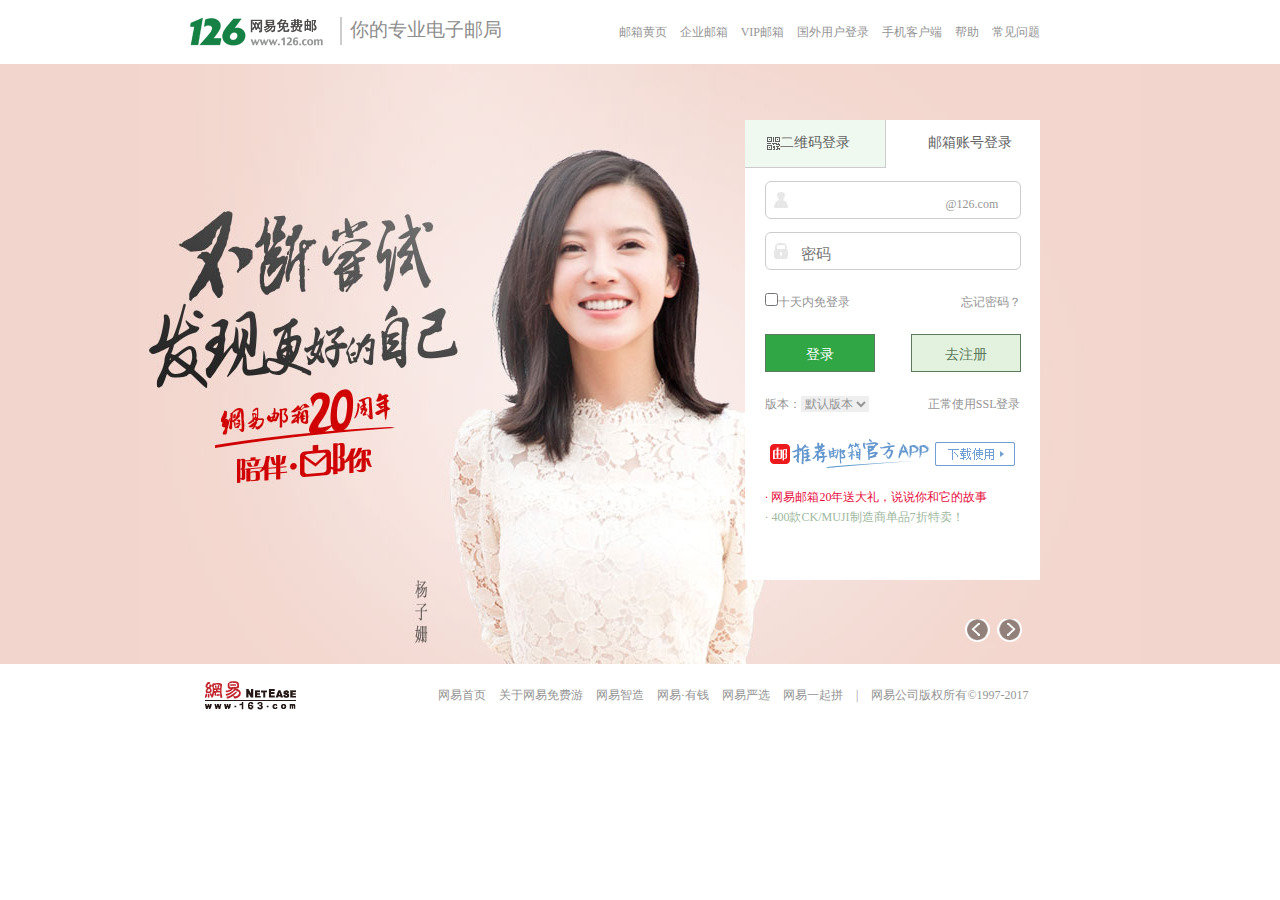
<file: index.html>
<!DOCTYPE html>
<html>
<head>
    <meta charset="utf-8">
    <title>126网易邮箱首页</title>
    <link rel="stylesheet" type="text/css" href="css/index.css">
</head>
<body>
    <!-- 网易邮箱首页头部 -->
    <div class="header">
        <!-- 网易邮箱首页头部logo -->
        <div class="headerlogo">
            <img src="img/126logo.gif">
        </div>
        <div class="headerIntro"><big>你的专业电子邮局</big></div>
        <!-- 网易邮箱首页头部导航列表 -->
        <nav>
            <ul class="clear">
                <li><a href="problem.html" target="_blank">常见问题</a></li>
                <li><a href="help.html" target="_blank">帮助</a></li>
                <li><a href="mobile.html" target="_blank">手机客户端</a></li>
                <li><a href="foreign.html" target="_blank">国外用户登录</a></li>
                <li><a href="VIP.html" target="_blank">VIP邮箱</a></li>
                <li><a href="company.html" target="_blank">企业邮箱</a></li>
                <li><a href="page.html" target="_blank">邮箱黄页</a></li>
            </ul>
        </nav>
    </div>
    <div class="column">
        <div class="main">
            <div class="login">
                <!-- 登录模块顶部 -->
                <div class="login-topApp">
                    二维码登录
                    <!-- 登录模块二维码登录 -->
                    <div class="login-left">
                        <h3>手机扫码 安全防盗</h3>
                        <div class="appCode">
                            <div class="card"></div>
                            <div class="phone"></div>
                        </div>
                        <p class="txt">使用 邮箱大师 扫描二维码登录</p>
                        <p class="about">
                            <a href="">如何使用</a>&nbsp;&nbsp;|&nbsp;&nbsp;
                            <a href="">下载邮箱大师</a>
                        </p>
                    </div>
                </div>
                <div class="login-topUser">邮箱账号登录</div>
                <!-- 登录模块邮箱账号登录 -->
                <div class="login-right">
                    <form action="" method="post">
                        <ul class="clear">
                            <li><div class="inputbox1"><input type="text" name="user"><span>@126.com</span></div></li>
                            <li><div class="inputbox2"><input type="password" name="password" placeholder="密码"></div></li>
                            <li><input type="checkbox" name="checkbox">十天内免登录<a href="" class="right">忘记密码？</a></li>
                            <li><input type="submit" class="left login-btn" value="登录"><input type="submit" value="去注册" class="right register-btn"></li>
                            <li>版本：<select><option>默认版本</option></select><span class="right">正常使用SSL登录</span></li>
                            <li><img src="img/mailapp_logo_141212.png"></li>
                            <li id="last"><span class="text1">· 网易邮箱20年送大礼，说说你和它的故事</span><br><span class="text2">· 400款CK/MUJI制造商单品7折特卖！</span></li>
                        </ul>
                    </form>
                </div>
            </div>
            <div class="icon clear"></div>
        </div>
    </div>
    <!-- 网易邮箱首页底部 -->
    <div class="footer">
        <ul>
            <li><a href="">网易首页</a></li>
            <li><a href="">关于网易免费游</a></li>
            <li><a href="">网易智造</a></li>
            <li><a href="">网易·有钱</a></li>
            <li><a href="">网易严选</a></li>
            <li><a href="">网易一起拼</a></li>
            <li>|</li>
            <li>网易公司版权所有&copy;1997-2017</li>
        </ul>
    </div>
</body>
</html>
</file>
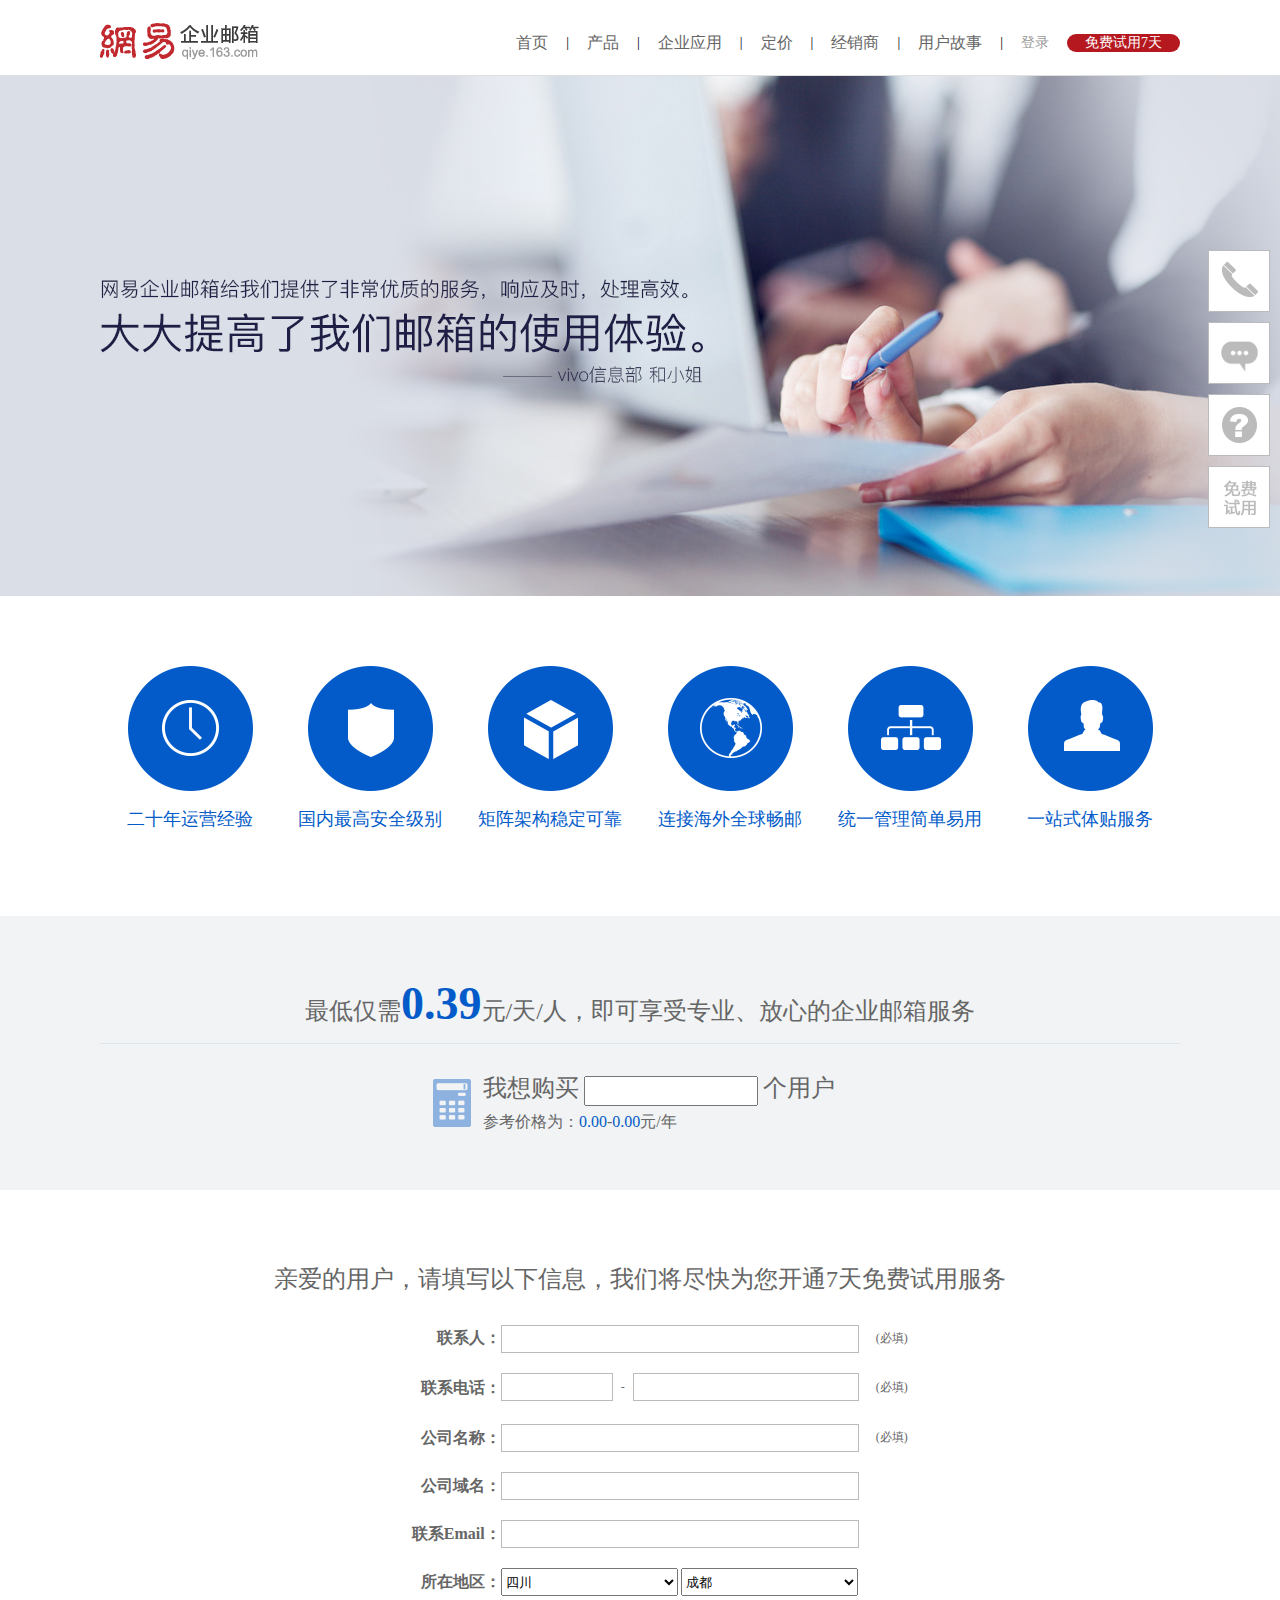
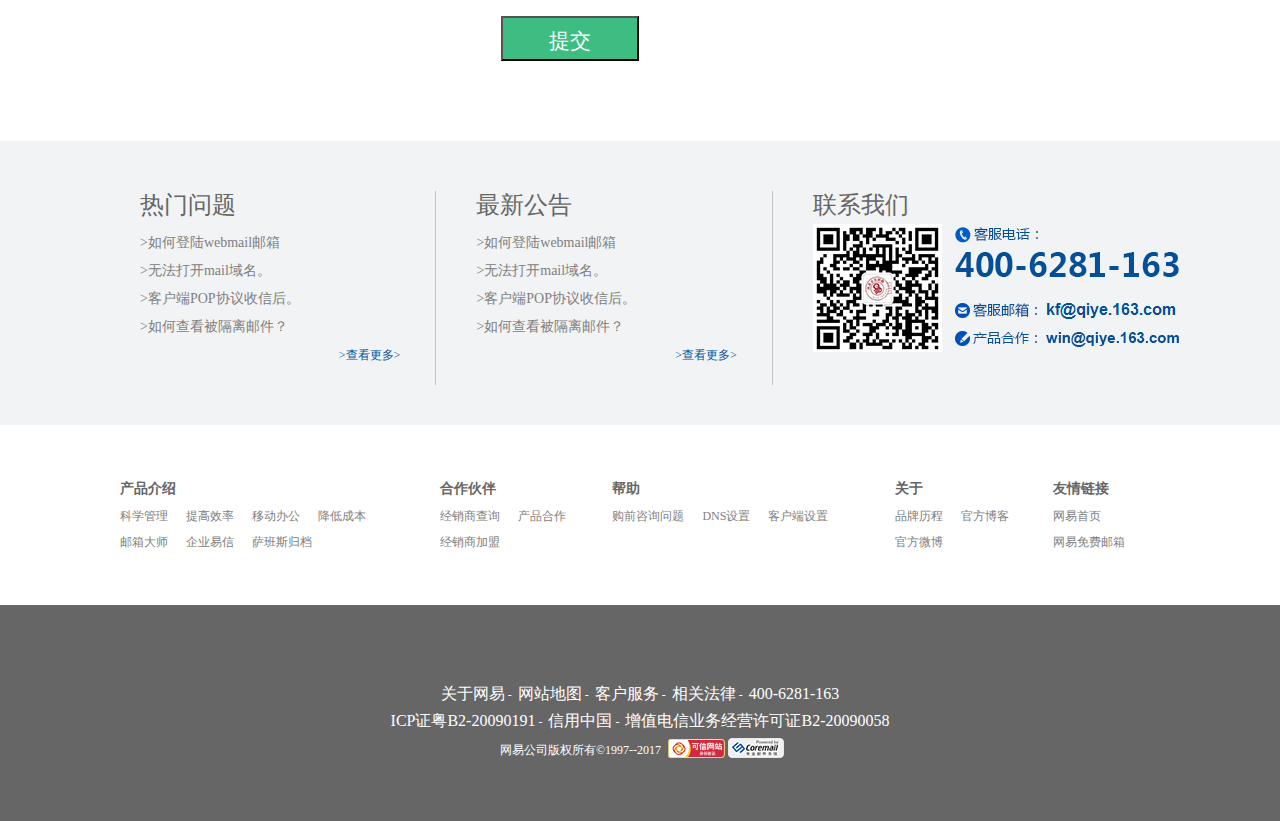
<file: company.html>
<!DOCTYPE html>
<html>
<head>
    <meta charset="utf-8">
    <title>企业邮箱</title>
    <link rel="stylesheet" type="text/css" href="css/company.css">
</head>
<body>
    <!-- 企业邮箱头部导航栏 -->
    <div class="header">
        <div class="wrap">
            <div class="header-nav">
                <ul>
                    <li class="list"><a href="">首页</a></li>
                    <li>|</li>
                    <li class="list"><a href="">产品</a></li>
                    <li>|</li>
                    <li class="list"><a href="">企业应用</a></li>
                    <li>|</li>
                    <li class="list"><a href="">定价</a></li>
                    <li>|</li>
                    <li class="list"><a href="">经销商</a></li>
                    <li>|</li>
                    <li class="list"><a href="">用户故事</a></li>
                    <li>|</li>
                    <li><a href="">登录</a></li>
                    <li><a href="">免费试用7天</a></li>
                </ul>
            </div>
        </div>
    </div>
    <!-- 企业邮箱中间部分内容 -->
    <div class="column">
        <!-- 企业邮箱中间部分主体内容 -->
        <div class="column-body">
            <!-- 企业邮箱中间部分主体内容banner轮播图 -->
            <div class="banner">
            </div>
            <!-- 企业邮箱中间部分主体内容advantage列表 -->
            <div class="advantage">
                <div class="advantage_wrap clear">
                    <ul>
                        <li>
                            <div class="pic"><img src="img/company-advantage-1.png"></div>
                            <div class="txt">二十年运营经验</div>
                        </li>
                        <li>
                            <div class="pic"><img src="img/company-advantage-2.png"></div>
                            <div class="txt">国内最高安全级别</div>
                        </li>
                        <li>
                            <div class="pic"><img src="img/company-advantage-3.png"></div>
                            <div class="txt">矩阵架构稳定可靠</div>
                        </li>
                        <li>
                            <div class="pic"><img src="img/company-advantage-4.png"></div>
                            <div class="txt">连接海外全球畅邮</div>
                        </li>
                        <li>
                            <div class="pic"><img src="img/company-advantage-5.png"></div>
                            <div class="txt">统一管理简单易用</div>
                        </li>
                        <li>
                            <div class="pic"><img src="img/company-advantage-6.png"></div>
                            <div class="txt">一站式体贴服务</div>
                        </li>
                    </ul>
                </div>
            </div>
            <!-- 企业邮箱中间部分主体内容购买栏 -->
            <div class="price">
                <div class="price_wrap">
                    <!-- 企业邮箱中间部分主体内容购买栏标题文字 -->
                    <div class="title">最低仅需<span>0.39</span>元/天/人，即可享受专业、放心的企业邮箱服务</div>
                    <!-- 企业邮箱中间部分主体内容购买栏包含输入框的盒子 -->
                    <div class="content">
                        <div class="content_wrap">
                        <!-- 企业邮箱中间部分主体内容购买栏输入框和说明文字 -->
                            <div class="pay">
                                <p>我想购买<input type="text">个用户</p>
                                <p>参考价格为：<span>0.00</span>-<span>0.00</span>元/年</p>
                            </div>
                        </div>
                    </div>
                </div>
            </div>
            <!-- 企业邮箱中间部分主体内容用户信息表单 -->
            <div class="form">
                <div class="form_wrap">
                    <div class="title">
                        <span>亲爱的用户，请填写以下信息，我们将尽快为您开通7天免费试用服务</span>
                    </div>
                    <form>
                        <table>
                            <tr>
                                <th>联系人：</th>
                                <td><input type="text" name="user" class="inputmore"></td>
                                <td>(必填)</td>
                            </tr>
                            <tr>
                                <th>联系电话：</th>
                                <td id="input-phone"><input type="text" name="first" /><div id="phone-link">-</div><input type="text" name="last" /></td>
                                <td>(必填)</td>
                            </tr>
                            <tr>
                                <th>公司名称：</th>
                                <td><input type="text" class="inputmore" name="company_name"></td>
                                <td>(必填)</td>
                            </tr>
                            <tr>
                                <th>公司域名：</th>
                                <td><input type="text" class="inputmore" name="company_area"></td>
                                <td></td>
                            </tr>
                            <tr>
                                <th>联系Email：</th>
                                <td><input type="text" class="inputmore" name="company_email"></td>
                                <td></td>
                            </tr>
                            <tr>
                                <th>所在地区：</th>
                                <td>
                                    <select>
                                        <option>四川</option>
                                    </select>
                                    <select>
                                        <option>成都</option>
                                    </select>
                                </td>
                                <td></td>
                            </tr>
                            <tr>
                                <th></th>
                                <td><input type="submit" value="提交"></td>
                                <td></td>
                            </tr>
                        </table>
                    </form>
                </div>
            </div>
            <!-- 企业邮箱中间部分主体内容公告 -->
            <div class="block">
                <!-- 企业邮箱中间部分主体内容公告弹性盒子布局 -->
                <div class="block_warp">
                    <div class="left">
                        <ul>
                            <li class="title">热门问题</li>
                            <li><a href="">>如何登陆webmail邮箱</a></li>
                            <li><a href="">>无法打开mail域名。</a></li>
                            <li><a href="">>客户端POP协议收信后。</a></li>
                            <li><a href="">>如何查看被隔离邮件？</a></li>
                            <li class="more"><a href="">>查看更多></a></li>
                        </ul>
                    </div>
                    <div class="center">
                        <ul>
                            <li class="title">最新公告</li>
                            <li><a href="">>如何登陆webmail邮箱</a></li>
                            <li><a href="">>无法打开mail域名。</a></li>
                            <li><a href="">>客户端POP协议收信后。</a></li>
                            <li><a href="">>如何查看被隔离邮件？</a></li>
                            <li class="more"><a href="">>查看更多></a></li>
                        </ul>
                    </div>
                    <div class="right"><div class="title">联系我们</div></div>
                </div>
            </div>
            <!-- 企业邮箱中间部分主体内容底部链接 -->
            <div class="link">
                <div class="link_warp">
                    <table>
                        <tr>
                            <th>产品介绍</th>
                            <th>合作伙伴</th>
                            <th>帮助</th>
                            <th>关于</th>
                            <th>友情链接</th>
                        </tr>
                        <tr>
                            <td>
                                <span><a href="">科学管理</a></span>
                                <span><a href="">提高效率</a></span>
                                <span><a href="">移动办公</a></span>
                                <span><a href="">降低成本</a></span>
                            </td>
                            <td>
                                <span><a href="">经销商查询</a></span>
                                <span><a href="">产品合作</a></span>
                            </td>
                            <td>
                                <span><a href="">购前咨询问题</a></span>
                                <span><a href="">DNS设置</a></span>
                                <span><a href="">客户端设置</a></span>
                            </td>
                            <td>
                                <span><a href="">品牌历程</a></span>
                                <span><a href="">官方博客</a></span>
                            </td>
                            <td>
                                <span><a href="">网易首页</a></span>
                            </td>
                        </tr>
                        <tr>
                            <td>
                                <span><a href="">邮箱大师</a></span>
                                <span><a href="">企业易信</a></span>
                                <span><a href="">萨班斯归档</a></span>
                            </td>
                            <td>
                                <span><a href="">经销商加盟</a></span>
                            </td>
                            <td>
                                <span><a href=""登录问题></a></span>
                            </td>
                            <td>
                                <span><a href="">官方微博</a></span>
                            </td>
                            <td>
                                <span><a href="">网易免费邮箱</a></span>
                            </td>
                        </tr>
                    </table>
                </div>
            </div>
        </div>
        <!-- 企业邮箱中间部分侧边链接内容 -->
        <div class="column-aside">
            <div class="phone"></div>
            <div class="info"></div>
            <div class="help"></div>
            <div class="register"></div>
        </div>
    </div>
    <!-- 企业邮箱底部 -->
    <div class="footer">
        <div class="footer_wrap">
            <p>
                <a href="">关于网易</a>&nbsp;-&nbsp;
                <a href="">网站地图</a>&nbsp;-&nbsp;
                <a href="">客户服务</a>&nbsp;-&nbsp;
                <a href="">相关法律</a>&nbsp;-&nbsp;
                <a href="">400-6281-163</a>
            </p>
            <p>
                <a href="">ICP证粤B2-20090191</a>&nbsp;-&nbsp;
                <a href="">信用中国</a>&nbsp;-&nbsp;
                <a href="">增值电信业务经营许可证B2-20090058</a>
            </p>
            <p>
                <span>网易公司版权所有&copy;1997--2017</span>
                <span class="img"><img src="img/company_knet.png"></span>
                <span class="img"><img src="img/company-coremail-logo.png"></span>
            </p>
        </div>
    </div>
</body>
</html>
</file>
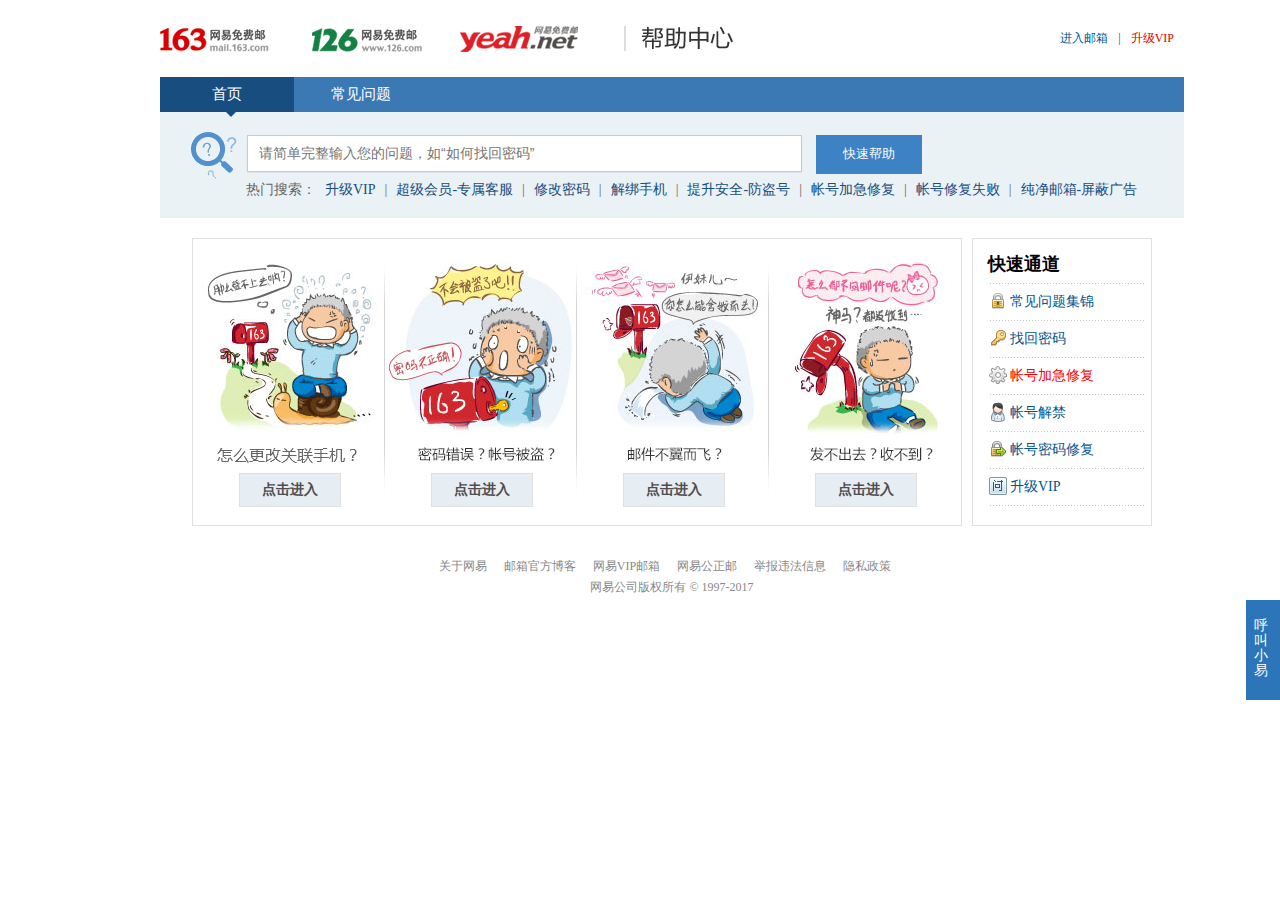
<file: help.html>
<!DOCTYPE html>
<html>
<head>
    <meta charset="utf-8">
    <title>帮助</title>
    <link rel="stylesheet" type="text/css" href="css/help.css">
</head>
<body>
    <!-- 帮助页面，页面容器 -->
    <div class="main">
    <!-- 帮助页面头部 -->
    <div class="header">
        <!-- 帮助页面头部的上部分 -->
        <div class="top">
            <p><a href="">进入邮箱</a>|<a href="">升级VIP</a></p>
        </div>
        <!-- 帮助页面头部中间部分 -->
        <div class="center">
            <div class="btn1"><a href="help.html">首页</a></div>
            <div class="btn2"><a href="problem.html">常见问题</a></div>
        </div>
        <!-- 帮助页面头部倒三角小图标部分 -->
        <div class="aside"></div>
        <!-- 帮助页面头部底部部分 -->
        <div class="bottom">
            <b></b>
            <form method="post">
                <input type="text" placeholder="请简单完整输入您的问题，如“如何找回密码”">
                <input type="submit" value="快速帮助">
                <ul class="clear">
                    <li>热门搜索：</li>
                    <li><a href="">升级VIP</a></li>
                    <li>|</li>
                    <li><a href="">超级会员-专属客服</a></li>
                    <li>|</li>
                    <li><a href="">修改密码</a></li>
                    <li>|</li>
                    <li><a href="">解绑手机</a></li>
                    <li>|</li>
                    <li><a href="">提升安全-防盗号</a></li>
                    <li>|</li>
                    <li><a href="">帐号加急修复</a></li>
                    <li>|</li>
                    <li><a href="">帐号修复失败</a></li>
                    <li>|</li>
                    <li><a href="">纯净邮箱-屏蔽广告</a></li>
                </ul>
            </form>
        </div>
    </div>
    <!-- 帮助页面中间部分内容 -->
    <div class="column">
        <div class="column_warp">
            <!-- 帮助页面中间部分左边内容 -->
            <div class="left">
                <ul class="clear">
                    <li><a href="" class="img1"><span href="" class="btn">点击进入</span></a></li>
                    <li><a href="" class="img2"><span href="" class="btn">点击进入</span></a></li>
                    <li><a href="" class="img3"><span href="" class="btn">点击进入</span></a></li>
                    <li><a href="" class="img4"><span href="" class="btn">点击进入</span></a></li>
                </ul>
            </div>
            <!-- 帮助页面中间部分右边边内容 -->
            <div class="right">
                <ul>
                    <li><h2>快速通道</h2></li>
                    <li class="icon icon1"><b class="icon1"></b><a href="">常见问题集锦</a></li>
                    <li class="icon icon2"><b class="icon2"></b><a href="">找回密码</a></li>
                    <li class="icon icon3"><b class="icon3"></b><a href="">帐号加急修复</a></li>
                    <li class="icon icon4"><b class="icon4"></b><a href="">帐号解禁</a></li>
                    <li class="icon icon5"><b class="icon5"></b><a href="">帐号密码修复</a></li>
                    <li class="icon icon6"><b class="icon6"></b><a href="">升级VIP</a></li>
                </ul>
            </div>
        </div>
    </div>
    <!-- 帮助页面底部 -->
    <div class="footer clear">
        <div class="footer_warp">
            <a href="">关于网易</a>
            <a href="">邮箱官方博客</a>
            <a href="">网易VIP邮箱</a>
            <a href="">网易公正邮</a>
            <a href="">举报违法信息</a>
            <a href="">隐私政策</a>
            <p>网易公司版权所有 © 1997-2017</p>
        </div>
    </div>
    <!-- 右侧固定呼叫客服 -->
    <a class="call" href="">
        呼叫小易
    </a>
    </div>
</body>
</html>
</file>
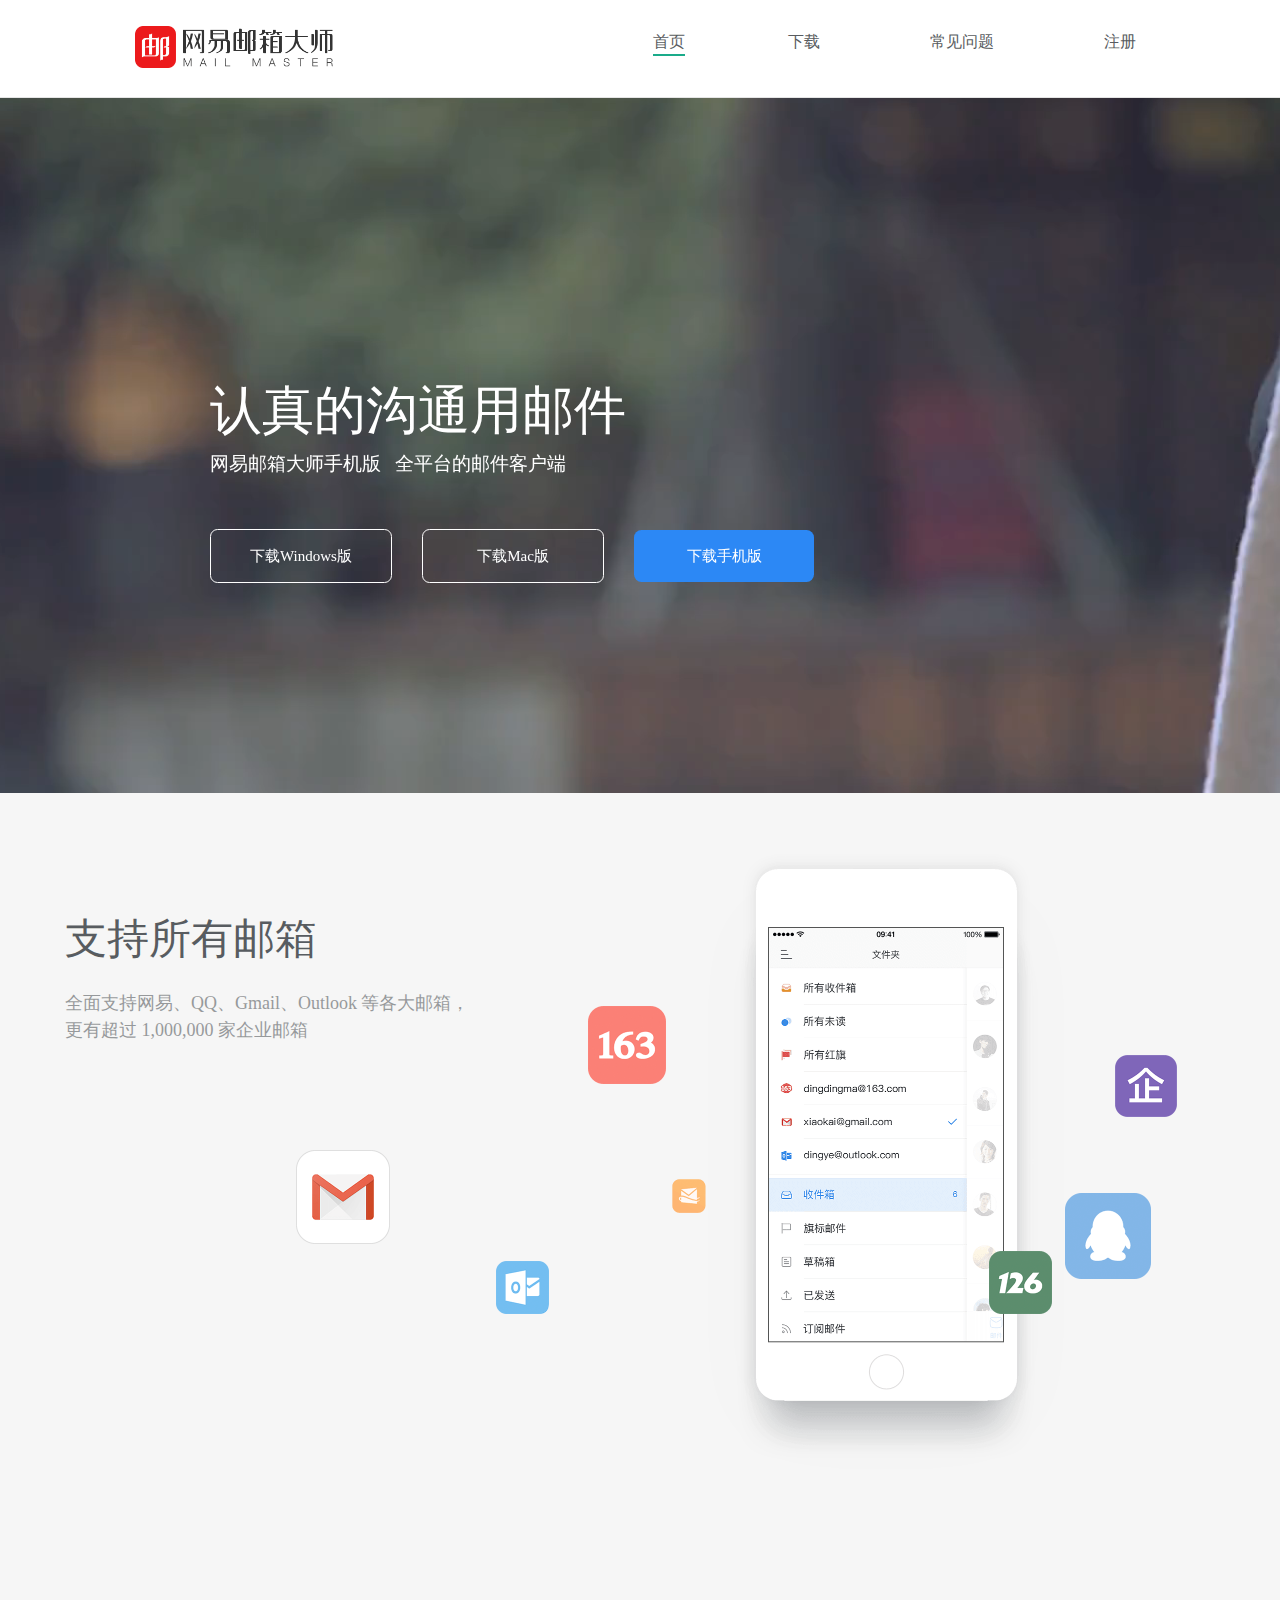
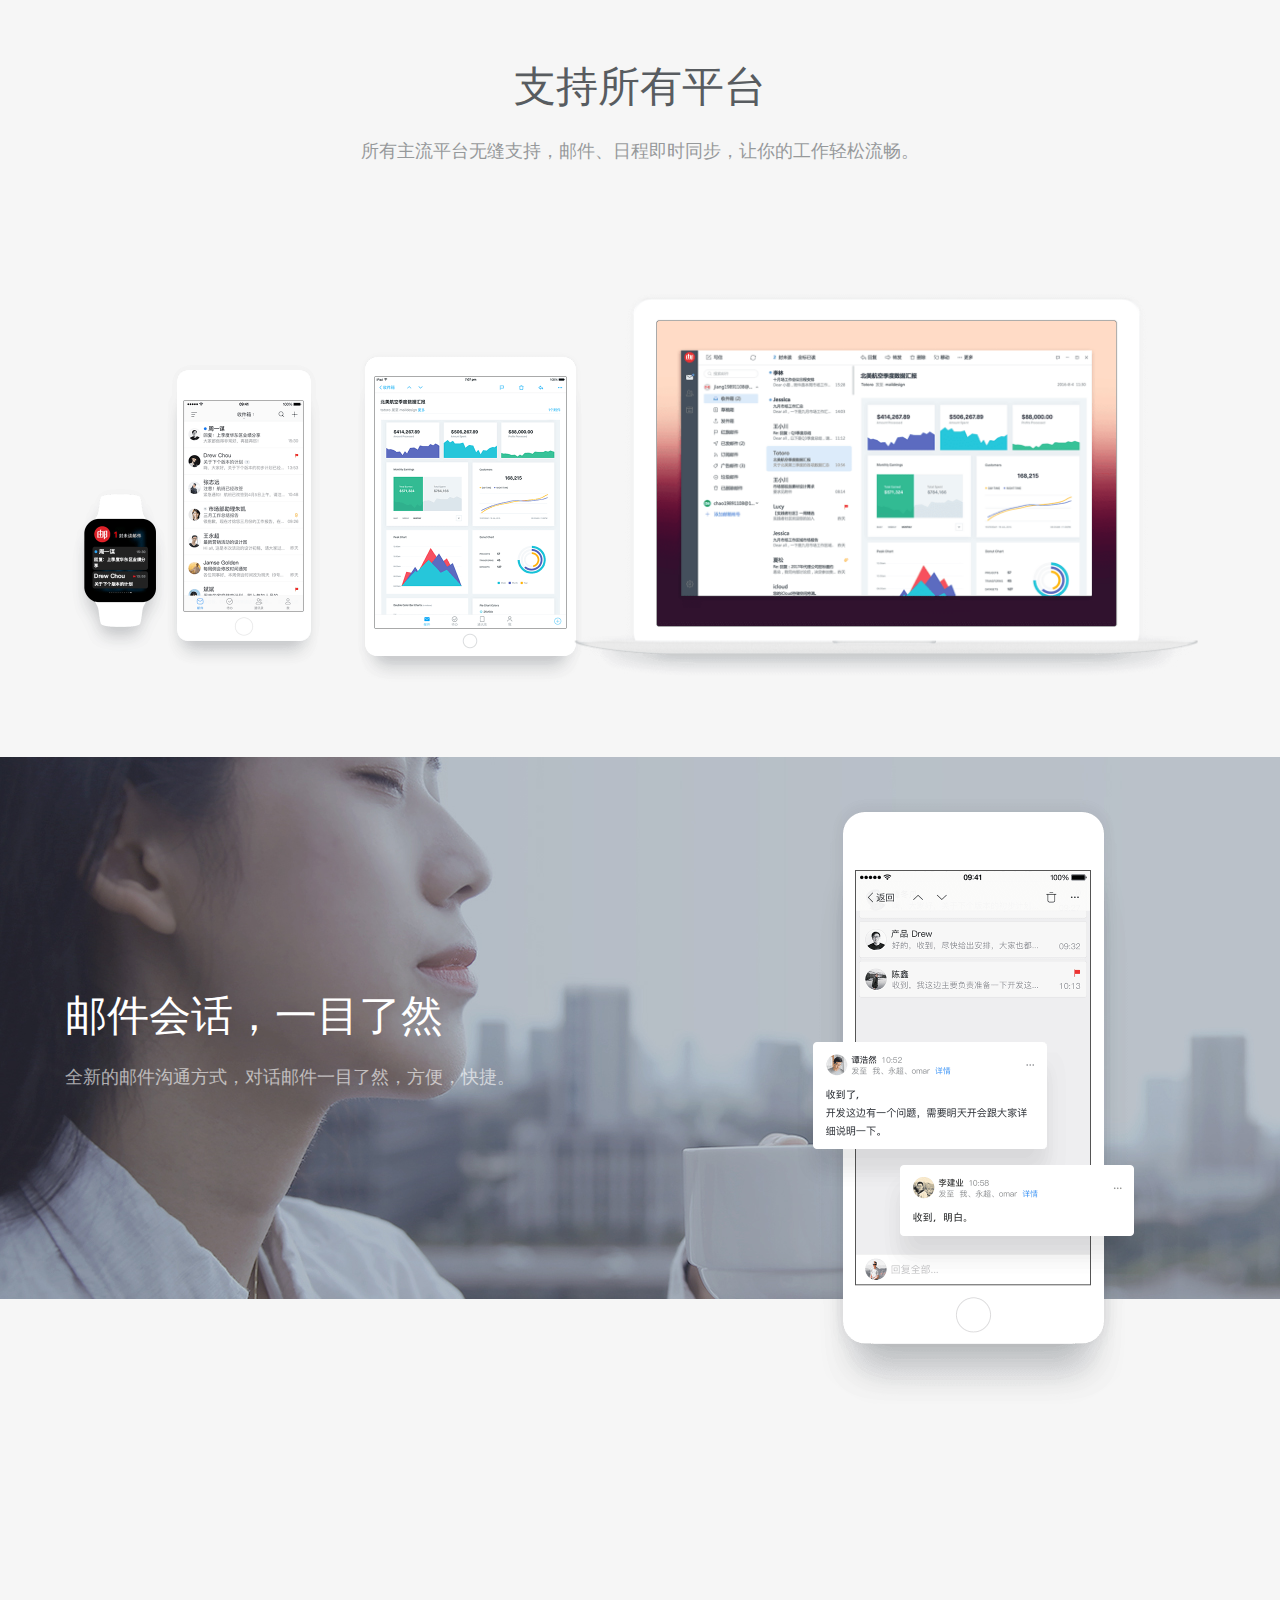
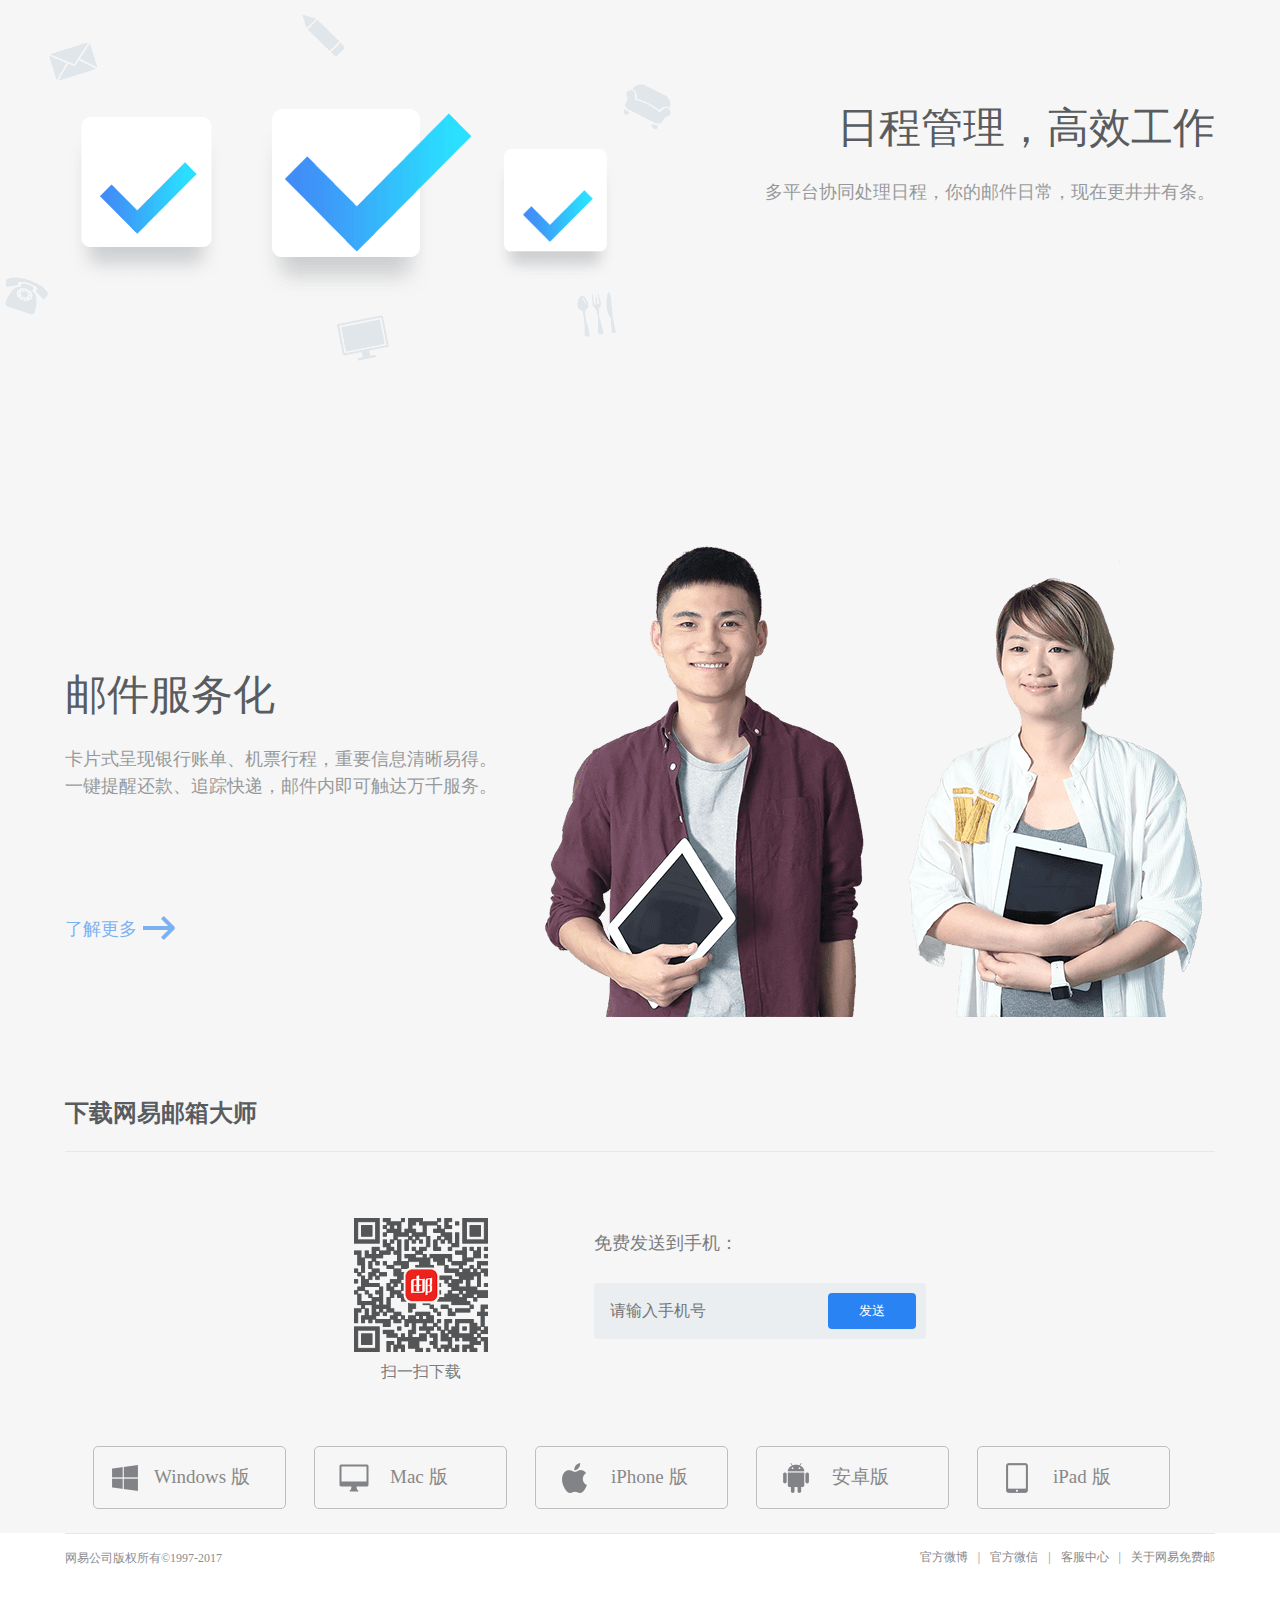
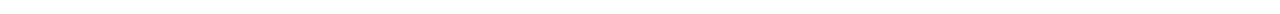
<file: mobile.html>
<!DOCTYPE html>
<html>
<head>
    <meta charset="utf-8">
    <title>手机客户端</title>
    <link rel="stylesheet" type="text/css" href="css/mobile.css">
</head>
<body>
    <!-- 手机客户端页面头部 -->
   <div class="header">
       <div class="header_wrap clear">
            <!-- 手机客户端页面头部logo部分 -->
            <div class="logo">
                <img src="img/mobile_logo2.png">
            </div>
            <!-- 手机客户端页面头部导航列表部分 -->
           <ul>
               <li><button>首页</button></li>
               <li><button>下载</button></li>
               <li><button>常见问题</button></li>
               <li><button>注册</button></li>
           </ul>
       </div>
   </div>
   <!-- 手机客户端页面中间部分 -->
    <div class="column">
        <!-- 手机客户端页面中间部分banner部分 -->
        <div class="banner clear">
            <!-- 手机客户端页面中间部分banner部分包含视频的盒子 -->
            <div class="video">
                <video autoplay="autoplay">
                    <source src="resource/mobile_phone.mp4">
                </video>
            </div>
            <!-- 手机客户端页面中间部分banner部分按钮 -->
            <div class="btn">
                <!-- 手机客户端页面中间部分banner部分按钮上的标题 -->
                <div class="title">
                    <h1>认真的沟通用邮件</h1>
                    <p>网易邮箱大师手机版&nbsp;&nbsp;&nbsp;全平台的邮件客户端</p>
                </div>
                <!-- 手机客户端页面中间部分banner部分按钮文字 -->
                <div class="content">
                    <a href="" class="link">下载Windows版</a>
                    <a href="" class="link">下载Mac版</a>
                    <a href="">下载手机版</a>
                </div>
            </div>
        </div>
        <!-- 手机客户端页面中间部分支持所有邮箱部分 -->
        <div class="mail">
            <div class="mail_warp clear">
                <!-- 手机客户端页面中间部分支持所有邮箱部分标题 -->
                <div class="txt">
                    <h2>支持所有邮箱</h2>
                    <p>全面支持网易、QQ、Gmail、Outlook 等各大邮箱，</p>
                    <p>更有超过 1,000,000 家企业邮箱</p>
                </div>
                <!-- 手机客户端页面中间部分支持所有邮箱部分手机图片 -->
                <div class="phone">
                    <img src="img/mobile_iphone1.png">
                </div>
                <!-- 手机客户端页面中间部分支持所有邮箱部分小图标 -->
                <div class="icon">
                    <span class="m163"><img src="img/mobile_163mail.png"></span>
                    <span class="cat"><img src="img/mobile_Gmail.png"></span>
                    <span class="qq"><img src="img/mobile_QQmail.png"></span>
                    <span class="qiye"><img src="img/mobile_qiye.png"></span>
                    <span class="m126"><img src="img/mobile_126mail.png"></span>
                    <span class="outlook"><img src="img/mobile_outlook.png"></span>
                    <span class="letter"><img src="img/mobile_mailpngpng.png" alt=""></span>
                </div>
            </div>
        </div>
        <!-- 手机客户端页面中间部分支持所有平台部分 -->
        <div class="store">
            <div class="store_warp">
                <!-- 手机客户端页面中间部分支持所有平台部分文本 -->
                <div class="txt">
                    <h2>支持所有平台</h2>
                    <p>所有主流平台无缝支持，邮件、日程即时同步，让你的工作轻松流畅。</p>
                </div>
                <!-- 手机客户端页面中间部分支持所有平台部分图片 -->
                <div class="img">
                    <span class="watch"><img src="img/mobile_watch.png" alt=""></span>
                    <span class="iphone"><img src="img/mobile_iphone-c.png" alt=""></span>
                    <span class="ipad"><img src="img/mobile_ipad.png"></span>
                    <span class="macbook"><img src="img/mobile_macbook.png"></span>
                </div>
            </div>
        </div>
        <!-- 手机客户端页面中间部分邮件会话部分 -->
        <div class="talk">
            <div class="talk_warp">
                <!-- 手机客户端页面中间部分邮件会话部分文本 -->
                <div class="txt">
                    <h2>邮件会话，一目了然</h2>
                    <p>全新的邮件沟通方式，对话邮件一目了然，方便，快捷。</p>
                </div>
                <!-- 手机客户端页面中间部分邮件会话部分图片 -->
                <div class="img">
                    <span class="iphone"><img src="img/mobile_iphone.png" alt=""></span>
                    <span class="card1"><img src="img/mobile_card1.png" alt=""></span>
                    <span class="card2"><img src="img/mobile_card2.png" alt=""></span>
                </div>
            </div>
        </div>
        <!-- 手机客户端页面中间部分日常管理部分 -->
        <div class="manger">
            <div class="manger_warp">
                <!-- 手机客户端页面中间部分日常管理部分文本 -->
                <div class="txt">
                    <h2>日程管理，高效工作</h2>
                    <p>多平台协同处理日程，你的邮件日常，现在更井井有条。</p>
                </div>
                <span class="img_bg">
                    <img src="img/mobile_img_bg.png" alt="">
                </span>
                <!-- 手机客户端页面中间部分日常管理部分图片 -->
                <div class="img">
                    <span class="card1"><img src="img/mobile_card.png" alt=""></span>
                    <span class="card2"><img src="img/mobile_card.png" alt=""></span>
                    <span class="card3"><img src="img/mobile_card.png" alt=""></span>
                    <span class="tick1"><img src="img/mobile_tick.png" alt=""></span>
                    <span class="tick2"><img src="img/mobile_tick.png" alt=""></span>
                    <span class="tick3"><img src="img/mobile_tick.png" alt=""></span>
                </div>
            </div>
        </div>
        <!-- 手机客户端页面中间部分更多部分 -->
        <div class="more">
            <div class="more_warp">
                <!-- 手机客户端页面中间部分更多部分文本 -->
                <div class="txt">
                    <h2>邮件服务化</h2>
                    <p>卡片式呈现银行账单、机票行程，重要信息清晰易得。</p>
                    <p>一键提醒还款、追踪快递，邮件内即可触达万千服务。 </p>
                    <p class="more_link">
                        <a href="">
                            了解更多
                            <span>
                                <img src="img/mobile_arrow_r.png" alt="">
                            </span>
                        </a>
                    </p>
                </div>
                <!-- 手机客户端页面中间部分更多部分图片 -->
                <div class="img">
                    <span><img src="img/mobile_people.png" alt=""></span>
                </div>
            </div>
        </div>
        <!-- 手机客户端页面中间部分下载部分 -->
        <div class="download">
            <div class="download_warp">
                <!-- 手机客户端页面中间部分下载部分文本 -->
                <div class="txt">
                    <h2>下载网易邮箱大师</h2>
                </div>
                <!-- 手机客户端页面中间部分下载部分图片 -->
                <div class="img">
                    <div class="qr">
                        <span><img src="img/mobile_WechatQR.png" alt=""></span>
                        <p>扫一扫下载</p>
                    </div>
                    <div class="send">
                        <p>免费发送到手机：</p>
                        <div class="sendBox">
                            <input type="text" name="" placeholder="请输入手机号">
                            <input type="submit" name="" value="发送">
                        </div>
                    </div>
                </div>
                <ul>
                    <li>
                        <a href="">
                            <p>Windows 版<br><span>立即下载</span></p>
                        </a>
                    </li>
                    <li>
                        <a href="">
                            <p>Mac 版<br><span>立即下载</span></p>
                        </a>
                    </li>
                    <li>
                        <a href="">
                            <p>iPhone 版<br><span>立即下载</span></p>

                        </a>
                    </li>
                    <li>
                        <a href="">
                            <p>安卓版<br><span>立即下载</span></p>

                        </a>
                    </li>
                    <li>
                        <a href="">
                            <p>iPad 版<br><span>立即下载</span></p>

                        </a>
                    </li>
                </ul>
            </div>
        </div>
    </div>
    <!-- 手机客户端页面底部 -->
    <div class="footer">
        <div class="footer_warp clear">
            <span>网易公司版权所有©1997-2017</span>
            <ul class="clear">
                <li><a href="">官方微博</a></li>
                <li>|</li>
                <li><a href="">官方微信</a></li>
                <li>|</li>
                <li><a href="">客服中心</a></li>
                <li>|</li>
                <li><a href="">关于网易免费邮</a></li>
            </ul>
        </div>
    </div>
</body>
</html>
</file>
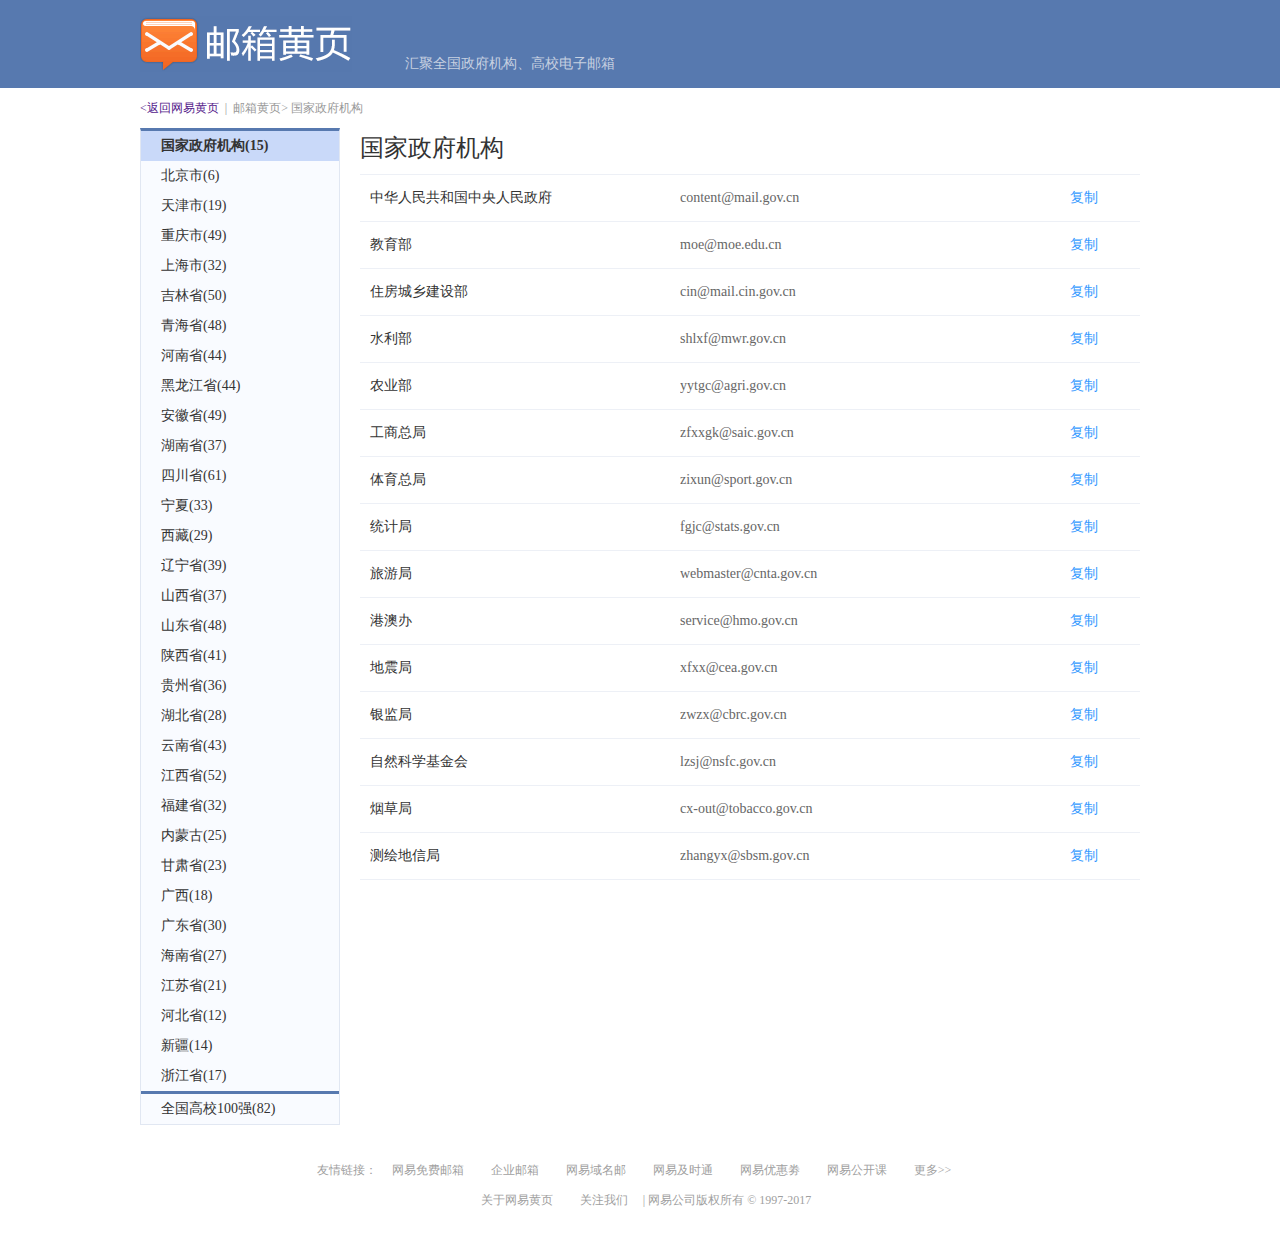
<file: page.html>
<!DOCTYPE html>
<html>
<head>
    <meta charset="utf-8">
    <title>网易邮箱黄页</title>
    <link rel="stylesheet" type="text/css" href="css/page.css">
</head>
<body>
    <!-- 邮箱黄页头部 -->
    <header class="header">
        <div class="page_logo">
            <h2>汇聚全国政府机构、高校电子邮箱</h2>
        </div>
    </header><!-- /header -->
    <nav class="nav">
        <a href=""><返回网易黄页</a>&nbsp;&nbsp;|&nbsp;&nbsp;邮箱黄页>
        <span>国家政府机构</span>
    </nav>
    <!-- 邮箱黄页中间部分内容 -->
    <section class="column clear">
        <!-- 邮箱黄页中间部分左导航栏 -->
        <article class="column-left">
            <ul id="areaList">
                <li>
                    <a class="active" href="">国家政府机构(15)</a>
                </li>
                <li>
                    <a href="">北京市(6)</a>
                </li>
                 <li>
                    <a href="">天津市(19)</a>
                </li>
                <li>
                     <a href="">重庆市(49)</a>
                </li>
                <li>
                    <a href="">上海市(32)</a>
                </li>
                <li>
                <a href="">吉林省(50)</a>
                </li>
                <li>
                    <a href="">青海省(48)</a>
                </li>
                <li>
                    <a href="">河南省(44)</a>
                </li>
                <li>
                    <a href="">黑龙江省(44)</a>
                </li>
                <li>
                    <a href="">安徽省(49)</a>
                </li>
                <li>
                    <a href="">湖南省(37)</a>
                </li>
                <li>
                    <a href="">四川省(61)</a>
                </li>
                <li>
                    <a href="">宁夏(33)</a>
                </li>
                <li>
                    <a href="">西藏(29)</a>
                </li>
                <li>
                    <a href="">辽宁省(39)</a>
                </li>
                <li>
                    <a href="">山西省(37)</a>
                </li>
                <li>
                    <a href="">山东省(48)</a>
                </li>
                <li>
                    <a href="">陕西省(41)</a>
                </li>
                <li>
                    <a href="">贵州省(36)</a>
                </li>
                <li>
                    <a href="">湖北省(28)</a>
                </li>
                <li>
                    <a href="">云南省(43)</a>
                </li>
                <li>
                    <a href="">江西省(52)</a>
                </li>
                <li>
                    <a href="">福建省(32)</a>
                </li>
                <li>
                    <a href="">内蒙古(25)</a>
                </li>
                <li>
                    <a href="">甘肃省(23)</a>
                </li>
                <li>
                    <a href="">广西(18)</a>
                </li>
                <li>
                    <a href="">广东省(30)</a>
                </li>
                <li>
                    <a href="">海南省(27)</a>
                </li>
                <li>
                    <a href="">江苏省(21)</a>
                </li>
                <li>
                    <a href="">河北省(12)</a>
                </li>
                <li>
                    <a href="">新疆(14)</a>
                </li>
                <li>
                    <a href="">浙江省(17)</a>
                </li>
                    <li class="hr"></li>
                <li>
                    <a href="">全国高校100强(82)</a>
                </li>
            </ul>
        </article>
        <!-- 邮箱黄页中间部分右侧内容栏 -->
        <article class="column-right">
            <!-- 邮箱黄页中间部分右侧内容标题栏 -->
            <h2 class="title">国家政府机构</h2>
            <!-- 邮箱黄页中间部分右侧内容机构列表栏 -->
            <div class="list">
                <ul>
                    <li>
                        <span class="name">中华人民共和国中央人民政府</span>
                        <span class="mail">content@mail.gov.cn</span>
                        <a href="">复制</a>
                    </li>
                    <li>
                        <span class="name">教育部</span>
                        <span class="mail">moe@moe.edu.cn　</span>
                        <a href="">复制</a>
                    </li>
                    <li>
                        <span class="name">住房城乡建设部</span>
                        <span class="mail">cin@mail.cin.gov.cn</span>
                        <a href="">复制</a>
                    </li>
                    <li>
                        <span class="name">水利部</span>
                        <span class="mail">shlxf@mwr.gov.cn</span>
                        <a href="">复制</a>
                    </li>
                    <li>
                        <span class="name">农业部</span>
                        <span class="mail">yytgc@agri.gov.cn</span>
                        <a href="">复制</a>
                    </li>
                    <li>
                        <span class="name">工商总局</span>
                        <span class="mail">zfxxgk@saic.gov.cn</span>
                        <a href="">复制</a>
                    </li>
                    <li>
                        <span class="name">体育总局</span>
                        <span class="mail">zixun@sport.gov.cn </span>
                        <a href="">复制</a>
                    </li>
                    <li>
                        <span class="name">统计局</span>
                        <span class="mail">fgjc@stats.gov.cn</span>
                        <a href="">复制</a>
                    </li>
                    <li>
                        <span class="name">旅游局</span>
                        <span class="mail">webmaster@cnta.gov.cn </span>
                        <a href="">复制</a>
                    </li>
                    <li>
                        <span class="name">港澳办</span>
                        <span class="mail">service@hmo.gov.cn</span>
                        <a href="">复制</a>
                    </li>
                    <li>
                        <span class="name">地震局</span>
                        <span class="mail">xfxx@cea.gov.cn</span>
                        <a href="">复制</a>
                    </li>
                    <li>
                        <span class="name">银监局</span>
                        <span class="mail">zwzx@cbrc.gov.cn</span>
                        <a href="">复制</a>
                    </li>
                    <li>
                        <span class="name">自然科学基金会</span>
                        <span class="mail">lzsj@nsfc.gov.cn</span>
                        <a href="">复制</a>
                    </li>
                    <li>
                        <span class="name">烟草局</span>
                        <span class="mail">cx-out@tobacco.gov.cn </span>
                        <a href="">复制</a>
                    </li>
                    <li>
                        <span class="name">测绘地信局</span>
                        <span class="mail">zhangyx@sbsm.gov.cn</span>
                        <a href="">复制</a>
                    </li>
                </ul>
            </div>
        </article>
    </section>
    <!-- 网易黄页底部 -->
    <footer class="footer">
        友情链接：
        <a href="">网易免费邮箱</a>
        <a href="">企业邮箱</a>
        <a href="">网易域名邮</a>
        <a href="">网易及时通</a>
        <a href="">网易优惠劵</a>
        <a href="">网易公开课</a>
        <a href="">更多>></a><br>
        <a href="">关于网易黄页</a>
        <a href="">关注我们</a>
        | 网易公司版权所有 &copy; 1997-2017
    </footer>
</body>
</html>
</file>
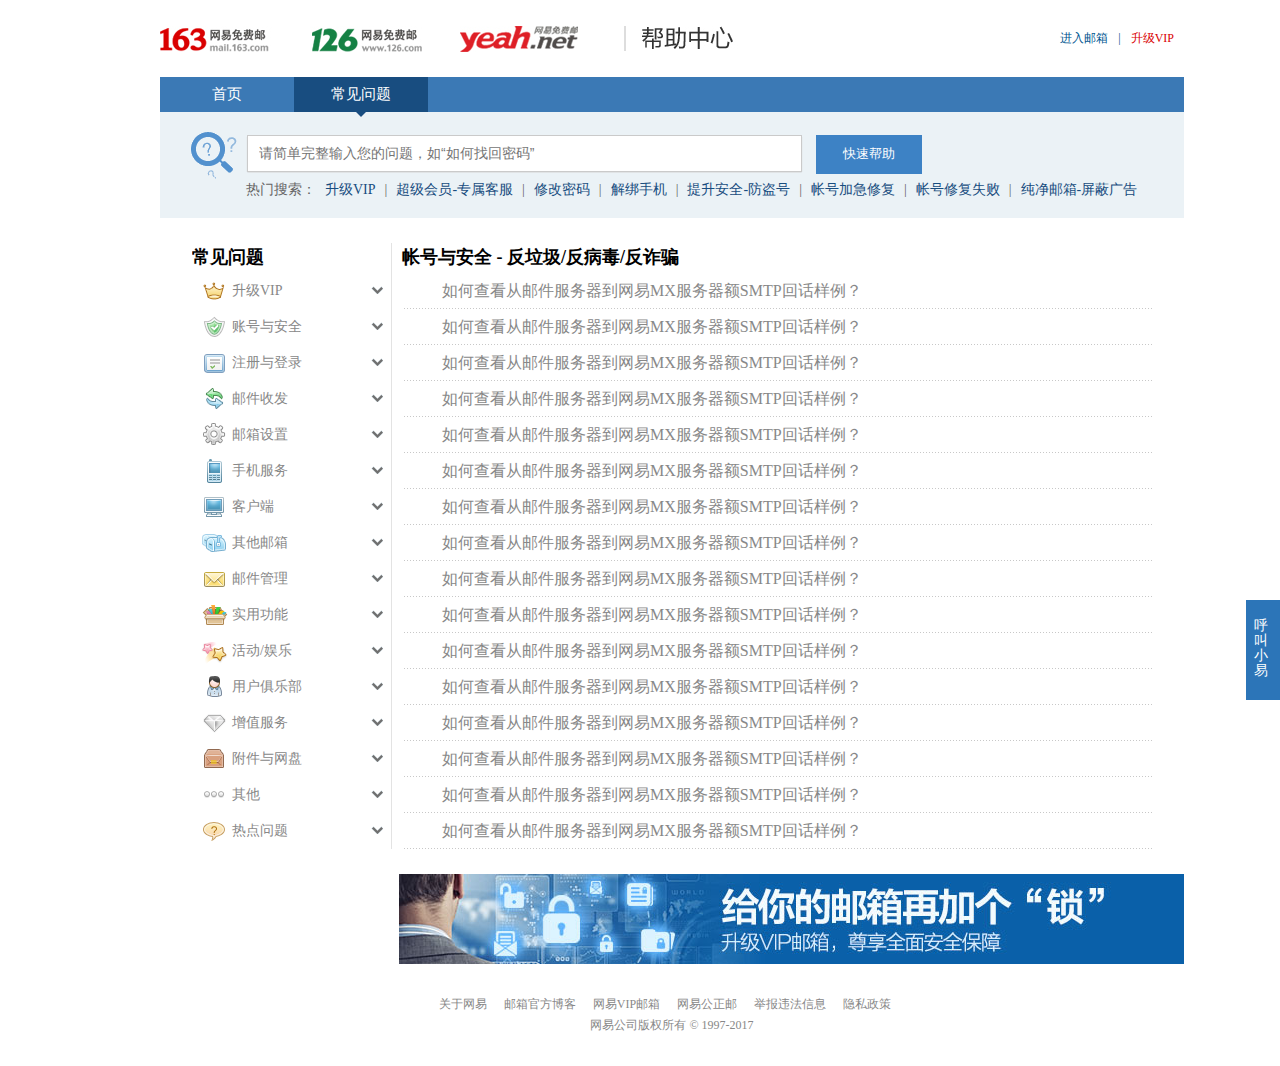
<file: problem.html>
<!DOCTYPE html>
<html>
<head>
    <meta charset="utf-8">
    <title>常见问题</title>
    <link rel="stylesheet" type="text/css" href="css/problem.css">
</head>
<body>
    <!-- 问题页面，页面容器 -->
    <div class="main">
    <!-- 问题页面头部 -->
    <div class="header">
        <!-- 帮助页面头部的上部分 -->
        <div class="top">
            <p><a href="">进入邮箱</a>|<a href="">升级VIP</a></p>
        </div>
        <!-- 帮助页面头部中间部分 -->
        <div class="center">
            <div class="btn1"><a href="help.html">首页</a></div>
            <div class="btn2"><a href="problem.html">常见问题</a></div>
        </div>
        <!-- 帮助页面头部倒三角小图标部分 -->
        <div class="aside"></div>
        <!-- 帮助页面头部底部部分 -->
        <div class="bottom">
            <b></b>
            <form method="post">
                <input type="text" placeholder="请简单完整输入您的问题，如“如何找回密码”">
                <input type="submit" value="快速帮助">
                <ul class="clear">
                    <li>热门搜索：</li>
                    <li><a href="">升级VIP</a></li>
                    <li>|</li>
                    <li><a href="">超级会员-专属客服</a></li>
                    <li>|</li>
                    <li><a href="">修改密码</a></li>
                    <li>|</li>
                    <li><a href="">解绑手机</a></li>
                    <li>|</li>
                    <li><a href="">提升安全-防盗号</a></li>
                    <li>|</li>
                    <li><a href="">帐号加急修复</a></li>
                    <li>|</li>
                    <li><a href="">帐号修复失败</a></li>
                    <li>|</li>
                    <li><a href="">纯净邮箱-屏蔽广告</a></li>
                </ul>
            </form>
        </div>
    </div>
    <!-- 问题页面中间部分内容 -->
    <div class="column">
        <div class="column_warp clear">
            <!-- 问题页面中间部分左侧导航栏内容 -->
            <div class="nav">
                <h2>常见问题</h2>
                <ul>
                    <li>
                        <a href="">
                            <img src="img/problem_icon1.jpg" alt="" class="icon1" />升级VIP
                            <b></b>
                        </a>
                    </li>
                    <li>
                        <a href="">
                            <img src="img/problem_icon2.jpg" alt="" class="icon1" />账号与安全
                            <b></b>
                        </a>
                    </li>
                    <li>
                        <a href="">
                            <img src="img/problem_icon3.jpg" alt="" class="icon1" />注册与登录
                            <b></b>
                        </a>
                    </li>
                    <li>
                        <a href="">
                            <img src="img/problem_icon4.jpg" alt="" class="icon1" />邮件收发
                            <b></b>
                        </a>
                    </li>
                    <li>
                        <a href="">
                            <img src="img/problem_icon5.jpg" alt="" class="icon1" />邮箱设置
                            <b></b>
                        </a>
                    </li>
                    <li>
                        <a href="">
                            <img src="img/problem_icon6.jpg" alt="" class="icon1" />手机服务
                            <b></b>
                        </a>
                    </li>
                    <li>
                        <a href="">
                            <img src="img/problem_icon7.jpg" alt="" class="icon1" />客户端
                            <b></b>
                        </a>
                    </li>
                    <li>
                        <a href="">
                            <img src="img/problem_icon8.jpg" alt="" class="icon1" />其他邮箱
                            <b></b>
                        </a>
                    </li>
                    <li>
                        <a href="">
                            <img src="img/problem_icon9.jpg" alt="" class="icon1" />邮件管理
                            <b></b>
                        </a>
                    </li>
                    <li>
                        <a href="">
                            <img src="img/problem_icon10.jpg" alt="" class="icon1" />实用功能
                            <b></b>
                        </a>
                    </li>
                    <li>
                        <a href="">
                            <img src="img/problem_icon11.jpg" alt="" class="icon1" />活动/娱乐
                            <b></b>
                        </a>
                    </li>
                    <li>
                        <a href="">
                            <img src="img/problem_icon12.jpg" alt="" class="icon1" />用户俱乐部
                            <b></b>
                        </a>
                    </li>
                    <li>
                        <a href="">
                            <img src="img/problem_icon13.jpg" alt="" class="icon1" />增值服务
                            <b></b>
                        </a>
                    </li>
                    <li>
                        <a href="">
                            <img src="img/problem_icon14.jpg" alt="" class="icon1" />附件与网盘
                            <b></b>
                        </a>
                    </li>
                    <li>
                        <a href="">
                            <img src="img/problem_icon15.jpg" alt="" class="icon1" />其他
                            <b></b>
                        </a>
                    </li>
                    <li>
                        <a href="">
                            <img src="img/problem_icon16.jpg" alt="" class="icon1" />热点问题
                            <b></b>
                        </a>
                    </li>
                </ul>
            </div>
            <!-- 问题页面中间部分右侧内容 -->
            <div class="content">
                <h2>帐号与安全 - 反垃圾/反病毒/反诈骗</h2>
                <ul>
                    <li><a href="">如何查看从邮件服务器到网易MX服务器额SMTP回话样例？<span>163/126/yeah</span></a></li>
                    <li><a href="">如何查看从邮件服务器到网易MX服务器额SMTP回话样例？<span>163/126/yeah</span></a></li>
                    <li><a href="">如何查看从邮件服务器到网易MX服务器额SMTP回话样例？<span>163/126/yeah</span></a></li>
                    <li><a href="">如何查看从邮件服务器到网易MX服务器额SMTP回话样例？<span>163/126/yeah</span></a></li>
                    <li><a href="">如何查看从邮件服务器到网易MX服务器额SMTP回话样例？<span>163/126/yeah</span></a></li>
                    <li><a href="">如何查看从邮件服务器到网易MX服务器额SMTP回话样例？<span>163/126/yeah</span></a></li>
                    <li><a href="">如何查看从邮件服务器到网易MX服务器额SMTP回话样例？<span>163/126/yeah</span></a></li>
                    <li><a href="">如何查看从邮件服务器到网易MX服务器额SMTP回话样例？<span>163/126/yeah</span></a></li>
                    <li><a href="">如何查看从邮件服务器到网易MX服务器额SMTP回话样例？<span>163/126/yeah</span></a></li>
                    <li><a href="">如何查看从邮件服务器到网易MX服务器额SMTP回话样例？<span>163/126/yeah</span></a></li>
                    <li><a href="">如何查看从邮件服务器到网易MX服务器额SMTP回话样例？<span>163/126/yeah</span></a></li>
                    <li><a href="">如何查看从邮件服务器到网易MX服务器额SMTP回话样例？<span>163/126/yeah</span></a></li>
                    <li><a href="">如何查看从邮件服务器到网易MX服务器额SMTP回话样例？<span>163/126/yeah</span></a></li>
                    <li><a href="">如何查看从邮件服务器到网易MX服务器额SMTP回话样例？<span>163/126/yeah</span></a></li>
                    <li><a href="">如何查看从邮件服务器到网易MX服务器额SMTP回话样例？<span>163/126/yeah</span></a></li>
                    <li><a href="">如何查看从邮件服务器到网易MX服务器额SMTP回话样例？<span>163/126/yeah</span></a></li>
                </ul>
            </div>
        </div>
        <!-- 问题页面中间部分banner图片内容 -->
        <div class="banner"></div>
    </div>
    <!-- 问题页面底部 -->
    <div class="footer clear">
        <div class="footer_warp">
            <a href="">关于网易</a>
            <a href="">邮箱官方博客</a>
            <a href="">网易VIP邮箱</a>
            <a href="">网易公正邮</a>
            <a href="">举报违法信息</a>
            <a href="">隐私政策</a>
            <p>网易公司版权所有 © 1997-2017</p>
        </div>
    </div>
    <!-- 右侧固定呼叫客服 -->
    <a class="call" href="">
        呼叫小易
    </a>
    </div>
</body>
</html>
</file>
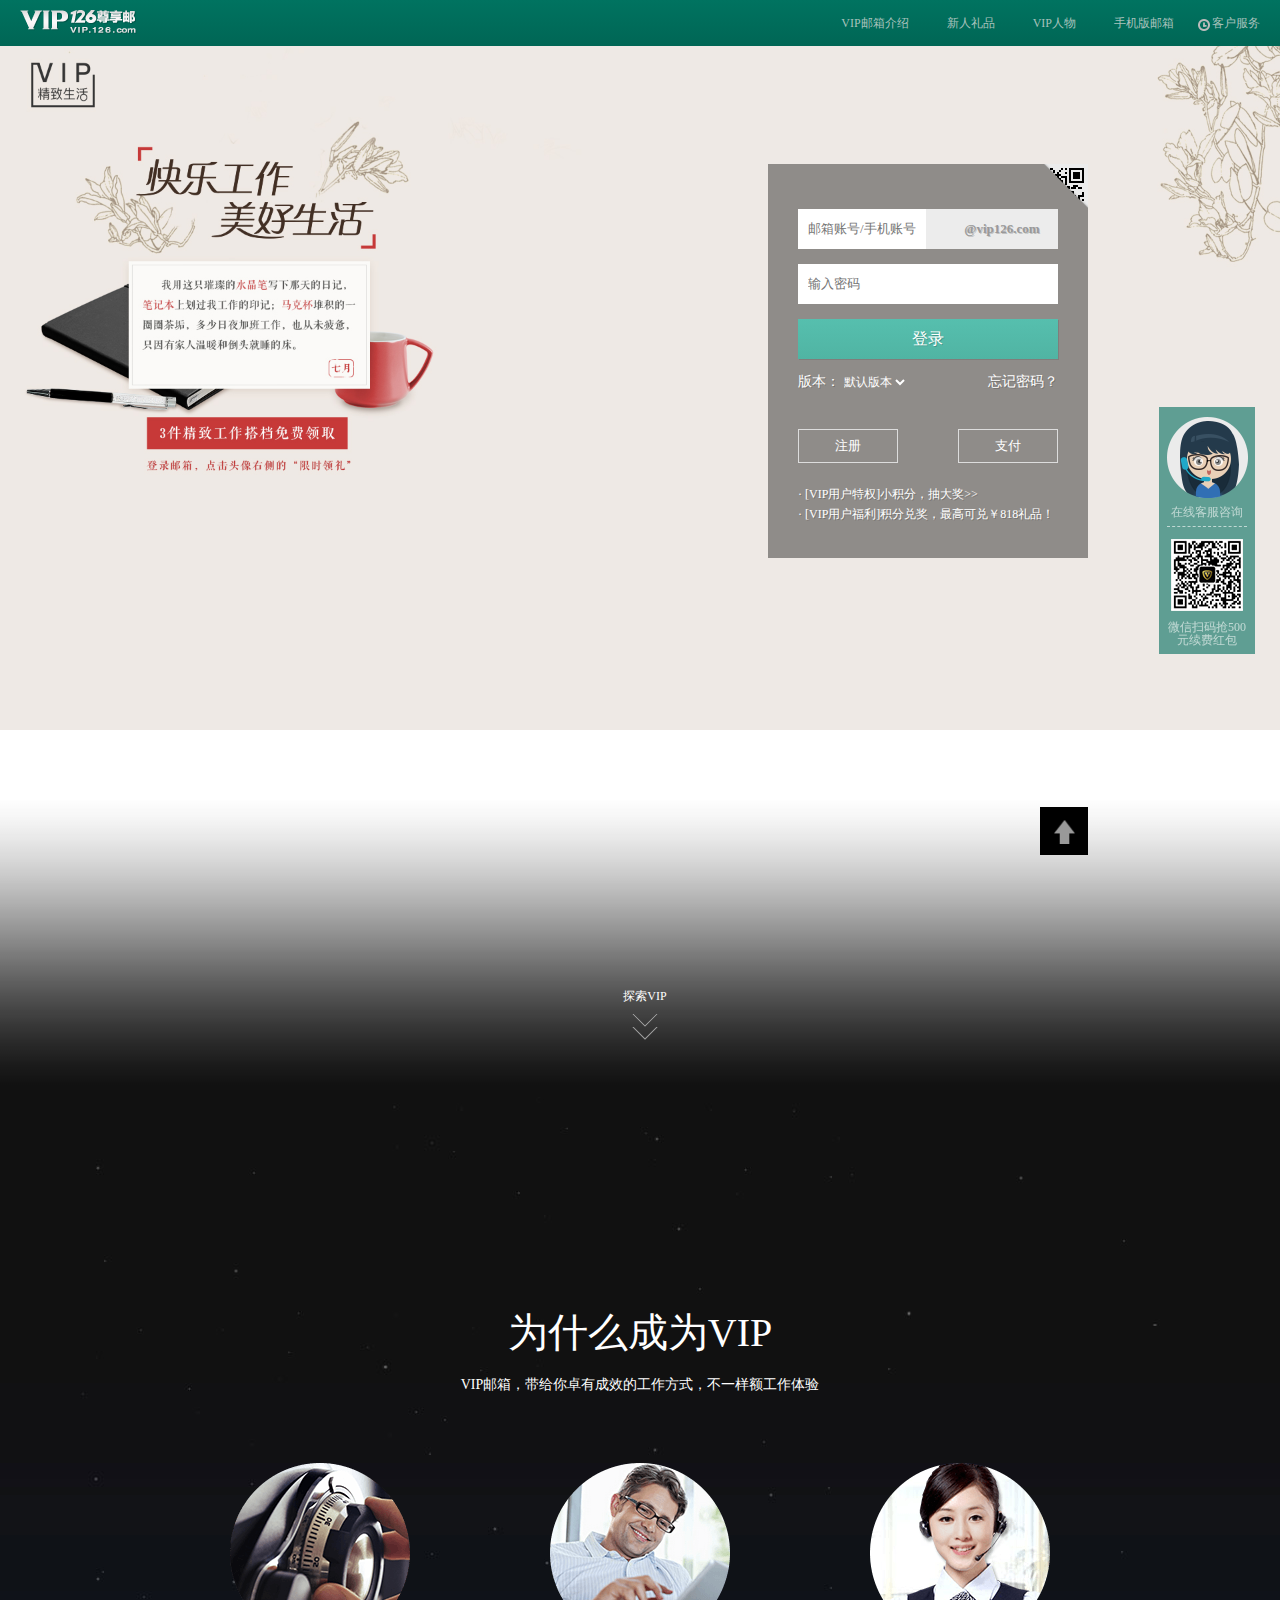
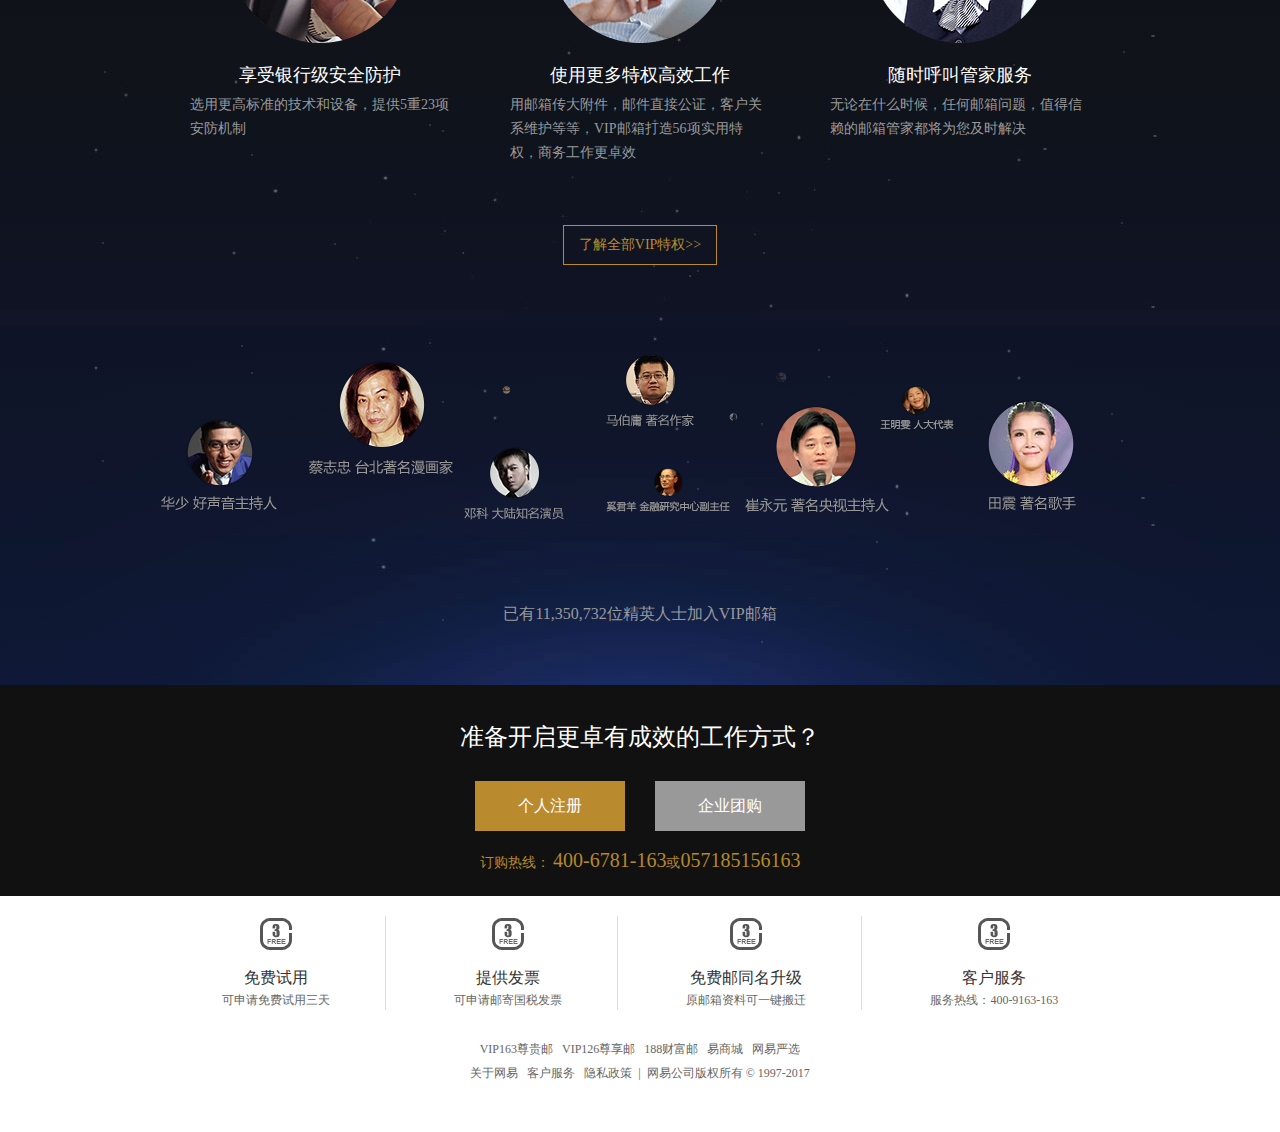
<file: VIP.html>
<!DOCTYPE html>
<html>
<head>
    <meta charset="utf-8">
    <title>VIP邮箱</title>
    <link rel="stylesheet" type="text/css" href="css/VIP.css">
</head>
<body>
    <a name="top"></a>
    <!-- VIP邮箱网页头部 -->
   <div class="header">
       <div class="header_wrap">
           <span></span>
           <p class="nav">
               <a href="">VIP邮箱介绍</a>
               <a href="">新人礼品</a>
               <a href="">VIP人物</a>
               <a href="">手机版邮箱</a>
               <a href="">客户服务<i></i></a>
           </p>
       </div>
   </div>
    <!-- VIP邮箱网页主体内容 -->
    <div class="column">
        <!-- 模糊图片 -->
        <div class="shadow"></div>
        <!-- VIP邮箱网页主体内容上部分 -->
        <div class="column-top">
            <!-- VIP邮箱网页主体内容上部分动态图标 -->
            <a href="" class="go_bottom">
                <p>探索VIP</p>
                <img src="img/VIP_nav.gif">
            </a>
            <!-- VIP邮箱网页主体内容上部分登录框 -->
            <div class="loginbox">
                <form action="" method="post">
                    <ul class="clear">
                        <li><div class="inputbox1"><input type="text" name="user" placeholder="邮箱账号/手机账号"><span>@vip126.com</span></div></li>
                        <li><div class="inputbox2"><input type="password" name="password" placeholder="输入密码"></div></li>
                        <li><input type="submit" name="login" value="登录"></li>
                        <li><div class="left">版本：<select><option>默认版本</option></select></div><span class="right">忘记密码？</span></li>
                        <li><input type="submit" class="left register-btn" value="注册"><input type="submit" value="支付" class="right pay-btn"></li>
                        <li id="last"><span class="text1">· [VIP用户特权]小积分，抽大奖>></span><br><span class="text2">· [VIP用户福利]积分兑奖，最高可兑￥818礼品！</span></li>
                    </ul>
                </form>
                <!-- VIP邮箱网页主体内容上部分右上角二维码 -->
                <div class="img">
                </div>
            </div>
        </div>
        <!-- VIP邮箱网页主体内容下部分 -->
        <div class="column-bottom">
            <!-- VIP邮箱网页主体内容下部分星空背景盒子 -->
            <div class="public">
                <!-- VIP邮箱网页主体内容下部分星空背景盒子上部分 -->
                <div class="public_top">
                    <div class="top_warp">
                        <h2>为什么成为VIP</h2>
                        <p class="title">VIP邮箱，带给你卓有成效的工作方式，不一样额工作体验</p>
                        <div class="section clear">
                            <a href="">
                                <img src="img/VIP_privilege1.png">
                                <h3>享受银行级安全防护</h3>
                                <p>选用更高标准的技术和设备，提供5重23项安防机制</p>
                            </a>
                            <a href="">
                                <img src="img/VIP_privilege2.png">
                                <h3>使用更多特权高效工作</h3>
                                <p>用邮箱传大附件，邮件直接公证，客户关系维护等等，VIP邮箱打造56项实用特权，商务工作更卓效</p>
                            </a>
                            <a href="">
                                <img src="img/VIP_privilege3.png">
                                <h3>随时呼叫管家服务</h3>
                                <p>无论在什么时候，任何邮箱问题，值得信赖的邮箱管家都将为您及时解决</p>
                            </a>
                        </div>
                        <div class="link">
                            <a href="">了解全部VIP特权>></a>
                        </div>
                    </div>
                </div>
                <!-- VIP邮箱网页主体内容下部分星空背景盒子中间部分 -->
                <div class="public_center">
                    <div class="center_warp">
                        <img src="img/VIP_famous.png" alt="" />
                    </div>
                </div>
                <!-- VIP邮箱网页主体内容下部分星空背景盒子下部分 -->
                <p class="public_bottom">已有11,350,732位精英人士加入VIP邮箱</p>
            </div>
            <!-- VIP邮箱网页主体内容下部分个人注册栏 -->
            <div class="register">
                <div class="register_warp">
                    <h2>准备开启更卓有成效的工作方式？</h2>
                    <!-- VIP邮箱网页主体内容下部分个人注册栏按钮 -->
                    <div class="btn clear">
                        <a href="" class="btn1">个人注册</a>
                        <a href="" class="btn2">企业团购</a>
                    </div>
                    <!-- VIP邮箱网页主体内容下部分个人注册栏电话链接 -->
                    <p class="tel">
                        订购热线：
                        <a href="">400-6781-163</a>或<a href="">057185156163</a>
                    </p>
                </div>
            </div>
            <!-- VIP邮箱网页主体内容下部分底部链接 -->
            <div class="footer">
                <div class="footer_warp">
                    <!-- VIP邮箱网页主体内容下部分底部图标链接 -->
                    <div class="footer_top">
                        <div>
                            <span class="icon1"></span>
                            <p class="title">免费试用</p>
                            <p>可申请免费试用三天</p>
                        </div>
                        <div>
                            <span class="icon2"></span>
                            <p class="title">提供发票</p>
                            <p>可申请邮寄国税发票</p>
                        </div>
                        <div>
                            <span class="icon3"></span>
                            <p class="title">免费邮同名升级</p>
                            <p>原邮箱资料可一键搬迁</p>
                        </div>
                        <div>
                            <span class="icon4"></span>
                            <p class="title">客户服务</p>
                            <p>服务热线：400-9163-163</p>
                        </div>
                    </div>
                    <!-- VIP邮箱网页主体内容下部分底部文字链接 -->
                    <div class="footer_bottom">
                        <a href="">VIP163尊贵邮</a>&nbsp;&nbsp;
                        <a href="">VIP126尊享邮</a>&nbsp;&nbsp;
                        <a href="">188财富邮</a>&nbsp;&nbsp;
                        <a href="">易商城</a>&nbsp;&nbsp;
                        <a href="">网易严选</a><br>
                        <a href="">关于网易</a>&nbsp;&nbsp;
                        <a href="">客户服务</a>&nbsp;&nbsp;
                        <a href="">隐私政策</a>&nbsp;&nbsp;|&nbsp;&nbsp;网易公司版权所有 © 1997-2017
                    </div>
                </div>
            </div>
        </div>
    </div>
    <!-- VIP邮箱网页右侧定位咨询栏 -->
    <div class="aside">
         <!-- VIP邮箱网页右侧定位咨询栏上部分 -->
        <div class="top">
            <!-- VIP邮箱网页右侧定位咨询栏上部分头像图片 -->
            <div class="top_img"></div>
            <p>在线客服咨询</p>
        </div>
        <!-- VIP邮箱网页右侧定位咨询栏下部分 -->
        <div class="bottom">
            <!-- VIP邮箱网页右侧定位咨询栏上部分二维码图片 -->
            <div class="bottom_img"></div>
            <p>微信扫码抢500元续费红包</p>
        </div>
    </div>
    <!-- 回到顶部按钮 -->
    <a href="#top" class="go_top"><img src="img/VIP_nav.png"></a>
</body>
</html>
</file>
<file: css/index.css>
/*
* @Author: Marte
* @Date:   2017-07-26 11:05:30
* @Last Modified by:   Marte
* @Last Modified time: 2017-08-08 11:16:17
*/
/* 通用样式 */
*{
    margin:0 auto;
    padding:0;
    overflow:hidden;
}
.clear{
    overflow:hidden;
    display: block;
}/* 清除浮动 */
a{
    text-decoration: none;
    color:#959595;
}
li{
    list-style: none;
    float: right;
    padding-left: 13px;
    font-size:12px;
    text-align:right;
    color:#959595;
}
/* 头部样式 */
.header{
    width:1000px;
    height:64px;
}
/* 头部logo样式 */
.header .headerlogo{
    float: left;
    width:136px;
    height:32px;
    margin-top: 17px;
    margin-left: 50px;
}
/* 头部信息样式 */
.header .headerIntro{
    float: left;
    border-left:2px solid #ccc;
    height: 28px;
    width: 160px;
    margin-top: 17px;
    margin-left: 14px;
    text-align:right;
}
.header .headerIntro big{
    color:#8d8d8d;
}
/* 头部导航列表样式 */
.header nav ul{
    line-height: 64px;
    margin-right:100px;
}
/* 中间内容样式 */
.column{
    width:100%;
    min-width: 1000px;
    height:600px;
    background-image:url(../img/promPic.jpg);
    background-repeat:no-repeat;
    background-position:center top;
    background-color: rgb(242, 214, 206);
}
.column .main{
    width:1000px;
    height:600px;
    min-width: 1000px;
}
/* 中间内容登录模块样式 */
.column .main .login{
    width: 295px;
    height: 460px;
    background-color:white;
    float: right;
    margin-top:56px;
    margin-right:100px;
}
/* 中间内容登录模块顶部二维码登录和账号登录按钮样式 */
.column .main .login .login-topApp,.login-topUser{
    width:140px;
    height:47px;
    line-height: 46px;
    font-size: 14px;
    text-align: center;
    color: #626262;
    cursor: pointer;
    background-color:#F0F9EF;
}
.column .main .login .login-topApp:hover{
    background-color:#fff;
    border-color:#fff;
}
.column .main .login .login-topApp:hover .login-left{
    display: block;
}
.column .main .login .login-topApp:hover~.login-topUser{
    background-color:#F0F9EF;
    border-color:#ccc;
}
.column .main .login .login-topApp:hover~.login-right{
    display: none;
}
/* 中间内容登录模块顶部二维码登录按钮样式 */
.column .main .login .login-topApp{
    background-image:url(../img/icon_code.png);
    background-repeat:no-repeat;
    background-position:17% center;
    border-right:1px solid #ccc;
    border-bottom:1px solid #ccc;
    float:left;
}
/* 中间内容登录模块顶部账号登录按钮样式 */
.column .main .login .login-topUser{
    float: right;
    background-color:white;
    border-left:1px solid #fff;
    border-bottom:1px solid #fff;
}
/* 中间内容登录模块左部分样式 */
.column .main .login-topApp .login-left{
    width:295px;
    height:413px;
    display:none;
    z-index:3;
    position: absolute;
}
.column .main .login-topApp .login-left h3{
    padding-top: 60px;
    font-weight: normal;
    line-height: 35px;
}
.column .main .login-topApp .login-left .txt{
    margin: 5px auto 0;
    width: 190px;
    text-align: center;
    font-size: 12px;
    line-height: 22px;
    background: rgba(117, 187, 245, 0.8);
    color: #fff;
    border-radius: 20px
}
.column .main .login-topApp .login-left .about{
    padding-top: 30px;
    font-size: 13px;
    line-height: 16px;
    color: #4ea9f6;
}
.column .main .login-topApp .login-left .about a{
    color: #4ea9f6;
}
.column .main .login-topApp .login-left .appCode{
    margin-top: 30px;
    height: 150px;
    position: relative;
}
.column .main .login-topApp .login-left .appCode .card{
    width: 134px;
    height: 134px;
    background:url(../img/index_getUrlQrcode.jpg)no-repeat;
    transition:all 600ms ease;
    background-size:contain;
    position: relative;
    z-index:3;
}
.column .main .login-topApp .login-left .appCode .phone{
    position: absolute;
    top: -20px;
    right: 5px;
    opacity:0;
    width: 140px;
    height: 175px;
    background:url(../img/index_applogin_example.png)no-repeat;
    transition:all 600ms ease;
    background-size:contain;
}
.column .main .login-topApp .login-left .appCode .card:hover{
    transform:translateX(-67px);
}
.column .main .login-topApp .login-left .appCode .card:hover~.phone{
    opacity:1;
}
/* 中间内容登录模块右部分样式 */
.column .main .login-right{
    width:295px;
    height:413px;
}
/* 中间内容登录模块右部分列表样式 */
.column .main .login-right ul{
    width:256px;
}
.column .main .login-right ul li{
    float: none;
    width:256px;
    height:38px;
    text-align:left;
    padding-left:0;
    padding-top:13px;
    line-height:38px;
}
/* 中间内容登录模块右部分列表最后一列样式 */
.column .main .login-right ul #last{
    line-height:20px;
}
/* 中间内容登录模块右部分账号密码输入框样式 */
.column .main .login-right .inputbox1,.inputbox2{
    width:254px;
    height:36px;
    border:1px solid #ccc;
    border-radius:0.5em;
}
.column .main .login-right .inputbox1:hover,.inputbox2:hover{
    border-color:green;
}
/* 中间内容登录模块右部分账号输入框样式 */
.column .main .login-right .inputbox1{
  background-image:url(../img/bg_v3_user.jpg);
  background-position:8px center;
  background-repeat:no-repeat;
}
.column .main .login-right .inputbox1 span{
    margin-left:10px;
}
/* 中间内容登录模块右部分密码输入框样式 */
.column .main .login-right .inputbox2{
  background-image:url(../img/bg_v3_password.jpg);
  background-position:8px center;
  background-repeat:no-repeat;
}
/* 中间内容登录模块右部分账号密码输入样式 */
.column .main .login-right input[type=text],input[type=password]{
    width:135px;
    height:26px;
    font-size:15px;
    color:#959595;
    margin-left:35px;
    margin-top:7px;
    border:none;
    outline:none;
}
/* 中间内容登录模块右部分登录注册按钮通用样式 */
.column .main .login-right input[type=submit]{
    width:110px;
    height:38px;
    line-height: 38px;
    font-size:14px;
    border:1px solid #5c7a5c;
    -webkit-transition: all 600ms ease;
       -moz-transition: all 600ms ease;
        -ms-transition: all 600ms ease;
         -o-transition: all 600ms ease;
            transition: all 600ms ease;
}
/* 中间内容登录模块右部分登录按钮通用样式 */
.column .main .login-right .login-btn{
    color:#fff;
    background-color:#30A645;
}
/* 中间内容登录模块右部分注册按钮通用样式 */
.column .main .login-right .register-btn{
    color:#5c7a5c;
    background-color:#E3F2DF;
}
.column .main .login-right .login-btn:hover{
    border-radius:1em;
    color:#30A645;
    background-color:#fff;
}
.column .main .login-right .register-btn:hover{
    border-radius:1em;
    color:#E3F2DF;
    background-color:#5c7a5c;
}
/* 中间内容登录模块右部分左浮动通用样式 */
.column .main .login-right .left{
    float:left;
}
/* 中间内容登录模块右部分右浮动通用样式 */
.column .main .login-right .right{
    float: right;
}
/* 中间内容登录模块右部分下拉框样式 */
.column .main .login-right select{
    border:none;
    font-size:12px;
    color:#959595;
}
/* 中间内容登录模块右部分第一行文本样式 */
.column .main .login-right .text1{
    color:#e60d40;
}
/* 中间内容登录模块右部分第二行文本样式 */
.column .main .login-right .text2{
    color:#9eb89e;
}
/* 中间内容登录模块右部分向左向右小图标样式 */
.column .main .icon{
    float: right;
    background-image:url(../img/index_icon.png);
    background-repeat:no-repeat;
    width:60px;
    height:23px;
    margin-top: 555px;
    margin-right: -280px;

}
/* 底部样式 */
.footer{
    width:1000px;
    height:63px;
    background-image:url(../img/netease_logo.gif);
    background-repeat:no-repeat;
    background-position:50px center;
}
/* 底部链接列表样式 */
.footer ul{
    margin-left:285px;
    overflow:hidden;
}
.footer ul li{
    float: left;
    text-align:left;
    line-height:63px;
}
</file>
<file: css/company.css>
/*
* @Author: Marte
* @Date:   2017-07-27 13:02:00
* @Last Modified by:   Marte
* @Last Modified time: 2017-07-28 15:16:46
*/
/* 通用样式 */
*{
    margin:0 auto;
    padding:0;
}
body {
    color: #000;
    background: #fff;
    font-size: 12px;
    line-height: 1.666;
}
.clear{
    display: block;
    overflow:hidden;
}/* 清除浮动 */
li{
    list-style:none;
    font-size:14px;
    float: left;
}
a{
    font-size:16px;
    text-decoration:none;
}
/* 企业邮箱头部样式 */
.header{
    position: fixed !important;
    position: absolute;
    top: 0;
    width: 100%;
    height: 75px;
    min-width: 1080px;
    left: 0;
    border-bottom: 1px solid #E0E0E0;
    font-size:16px;
    background: #ffffff;
    z-index: 999;
}
/* 企业邮箱头部中间样式 */
.header .wrap{
    width:1080px;
    height:76px;
    background-image:url(../img/company_logo.png);
    background-repeat:no-repeat;
    background-position:left center;
}
/* 企业邮箱头部导航栏样式 */
.header .header-nav{
    float:right;
    height:76px;
}
.header .header-nav ul li{
    padding-top: 14px;
    height: 62px;
    line-height: 58px;
    vertical-align: middle;
    display: list-item;
}
.header-nav li a{
    display: inline-block;
    height: 58px;
    padding: 0 18px;
    color: #666666;
}
/* 企业邮箱头部导航栏列表hover样式 */
.header-nav .list:hover{
    color: #0154a0;
    border-bottom: 4px solid #0154a0;
}
/* 企业邮箱头部导航栏列表选择13个li */
.header-nav li:nth-child(13) a{
    color:#999999;
    font-size:14px;
}
/* 企业邮箱头部导航栏列表选择最后一个个li */
.header-nav li:last-child a{
    display: inline-block;
    font-size:14px;
    background: #b61820;
    color: #ffffff;
    border-radius:10px;
    height:18px;
    line-height:18px;
}
/* 企业邮箱中间部分内容样式 */
.column{
    width:100%;
    min-width:1080px;
    padding-top:76px;
    position:relative;
}
/* 企业邮箱中间部分主体内容样式 */
.column .column-body{
    width:100%;
    min-width:1080px;
    position:relative;
}
/* 企业邮箱中间部分主体轮播图内容样式 */
.column .column-body .banner{
    width:100%;
    min-width:1080px;
    height:520px;
    background-image:url(../img/company_banner.jpg);
    background-repeat:no-repeat;
    background-position:center center;
    background-color:rgb(242, 242, 242);
}
/* 企业邮箱中间部分主体圆形图标导航内容样式 */
.column .column-body .advantage{
    padding:70px 0 60px 0;
}
/* 企业邮箱中间部分主体圆形图标导航内容样式 */
.column .column-body .advantage .advantage_wrap{
    width:1080px;
}
.advantage_wrap ul li{
    width:180px;
    height:190px;
    text-align:center;
}
/* 企业邮箱中间部分主体圆形图标样式 */
.advantage_wrap .pic img {
    width: 125px;
    height: 125px;
}
/* 企业邮箱中间部分主体圆形图标下的文字样式 */
.advantage_wrap .txt{
    font-size: 18px;
    line-height: 42px;
    color: #025bc9;
}
/* 企业邮箱中间部分主体购买栏样式 */
.column .column-body .price{
    padding:50px 0;
    color:#666;
    font-size:24px;
    text-align:center;
    background: #f1f3f4 !important;
}
/* 企业邮箱中间部分主体购买栏样式 */
.column .column-body .price .price_wrap{
    width:1080px;
}
/* 企业邮箱中间部分主体购买栏标题文字样式 */
.price_wrap .title{
    border-bottom: 1px solid #dce6ec;
}
.price_wrap .title span{
    font-size: 46px;
    color: #025bc9;
    font-weight: bold;
}
/* 企业邮箱中间部分主体购买栏包含输入框的盒子的样式 */
.price_wrap .content_wrap{
    display: inline-block;
    width: 364px;
    padding-left: 50px;
    padding-top: 25px;
    text-align: left;
    background: url(../img/company_calculator.png) 0px 30px no-repeat;
}
/* 企业邮箱中间部分主体购买栏输入框样式 */
.content_wrap input{
    width: 174px;
    height: 30px;
    margin-left: 5px;
    margin-right: 5px;
    box-sizing: border-box;
}
/* 企业邮箱中间部分主体购买栏输入框下面的文字的样式 */
.content_wrap .pay p:nth-child(2){
    font-size:16px;
}
.content_wrap .pay p:nth-child(2) span{
        color: #025bc9;
}
/* 企业邮箱中间部分主体用户表单提交区域样式 */
.column .column-body .form{
    padding:70px 0;
}
.column .column-body .form_wrap{
    width:1080px;
}
/* 企业邮箱中间部分主体用户表单提交区域标题样式 */
.form_wrap .title{
    padding-bottom: 15px;
    text-align: center;
    font-size: 24px;
    color: #666;
}
/* 企业邮箱中间部分主体用户表单提交区域表格样式 */
.form_wrap table{
    width: 580px;
    color: #666;
    border-collapse: collapse;
    border-color:grey
}
.form_wrap table th{
    font-size:16px;
    text-align:right;
}
.form_wrap table td{
    padding:10px 0px;
}
/* 企业邮箱中间部分主体用户表单提交区域表格电话输入框所在单元格样式 */
.form_wrap table #input-phone{
    width:375px;
}
/* 企业邮箱中间部分主体用户表单提交区域表格输入框通用样式 */
.form_wrap table td .inputmore{
    width: 346px;
    height: 26px;
    padding: 0 5px;
    border: 1px solid #bbbbbb;
}
/* 企业邮箱中间部分主体用户表单提交区域表格电话栏第一个输入框样式 */
.form_wrap table td input[name=first]{
    width: 100px;
    height: 26px;
    padding: 0 5px;
    border: 1px solid #bbbbbb;
}
/* 企业邮箱中间部分主体用户表单提交区域表格电话栏连接文字样式 */
.form_wrap table td #phone-link{
    display:inline-block;
    width:20px;
    height: 26px;
    text-align:center;
}
/* 企业邮箱中间部分主体用户表单提交区域表格电话栏第二个输入框样式 */
.form_wrap table td input[name=last]{
    width: 214px;
    height: 26px;
    padding: 0 5px;
    border: 1px solid #bbbbbb;
}
/* 企业邮箱中间部分主体用户表单提交区域表格地区下拉框样式 */
.form_wrap table td select{
    width: 177px;
    height: 28px;
}
/* 企业邮箱中间部分主体用户表单提交区域表格提交按钮样式 */
.form_wrap table td input[type=submit]{
    width: 138px;
    height: 45px;
    line-height: 45px;
    font-size: 21px;
    text-align: center;
    color: #fff;
    background-color:#3dbd82;
    cursor: pointer;
}
/* 企业邮箱中间部分主体公告栏样式 */
.column .column-body .block{
    padding:50px 0 40px 0;
    background: #f1f3f4 !important;
}
/* 企业邮箱中间部分主体公告栏弹性盒子样式 */
.column .column-body .block .block_warp{
    width:1080px;
    height:194px;
    display:flex;
    flex-direction:row;
}
.block .block_warp li{
    float:none;
    padding-left:40px;
    line-height:28px;
}
.block .block_warp li a{
    color: #808080;
    font-size:14px;
}
/* 企业邮箱中间部分主体公告栏弹性盒子左盒子样式 */
.block .block_warp .left{
    width:336px;
}
/* 企业邮箱中间部分主体公告栏弹性盒子中间盒子样式 */
.block .block_warp .center{
    width:336px;
    border-left: 1px solid #c3c1c1;
    border-right: 1px solid #c3c1c1;
}
/* 企业邮箱中间部分主体公告栏弹性盒子右盒子样式 */
.block .block_warp .right{
    width:408px;
    background:url(../img/company_contact.jpg) no-repeat 40px;
}
/* 企业邮箱中间部分主体公告栏弹性盒子右盒子标题样式 */
.block .block_warp .right .title{
    padding-left:40px;
}
/* 企业邮箱中间部分主体公告栏弹性盒子标题通用样式 */
.block .block_warp .title{
    margin-bottom: 10px;
    font-size: 24px;
    line-height: 28px;
    color: #666;
}
/* 企业邮箱中间部分主体公告栏弹性盒子查看更多通用样式 */
.block .block_warp .more{
    padding-right: 35px;
    line-height: 28px;
    text-align: right;
}
.block .block_warp .more a{
    color: #0154a0;
    font-size:12px;
}
/* 企业邮箱中间部分主体链接栏样式 */
.link{
    padding:50px 0;
}
.link .link_warp{
    width:1080px;
}
/* 企业邮箱中间部分主体链接栏表格样式 */
.link .link_warp table{
    border-collapse: collapse;
    border-color:grey;
    width:1040px;
}
/* 企业邮箱中间部分主体链接栏表格标题行样式 */
.link .link_warp table th{
    text-align:left;
    font-size: 14px;
    line-height: 28px;
    color: #666666;
    font-weight: bold;
}
/* 企业邮箱中间部分主体链接栏表格每个链接样式 */
.link .link_warp table td a{
    font-size: 12px;
    color: #808080;
    line-height:26px;
}
.link .link_warp table td span{
    padding-right:15px;
}
/* 企业邮箱中间部分右边定位链接样式 */
.column .column-aside{
    width: 62px;
    position: fixed !important;
    top: 250px;
    right: 10px;
    z-index: 999
}
/* 企业邮箱中间部分右边定位链接的每个小链接盒子样式 */
.column .column-aside div{
    position: relative;
    width: 60px;
    height: 36px;
    padding: 12px 0;
    margin-bottom: 10px;
    border: 1px solid #bbbbbb;
    background:#fff url("../img/company-aside-contact.png") no-repeat;
}
/* 企业邮箱中间部分右边定位链接电话链接样式 */
.column .column-aside .phone{
        background-position:-154px -2px;
}
/* 企业邮箱中间部分右边定位链接信息链接样式 */
.column .column-aside .info{
        background-position:-154px -64px;
}
/* 企业邮箱中间部分右边定位链接帮助链接样式 */
.column .column-aside .help{
        background-position:-82px -128px;
}
/* 企业邮箱中间部分右边定位链接免费试用链接样式 */
.column .column-aside .register{
        background:#fff url("../img/company-register-tip.jpg") no-repeat center ;
}
/* 企业邮箱底部样式 */
.footer{
    width:100%;
    min-width: 1080px;
    height: 140px;
    text-align: center;
    background: #666666;
    color: #ffffff;
    padding: 38px 0;
}
.footer .footer_wrap{
    padding: 38px 0;
    width:1080px;
}
.footer_wrap a{
    color: #ffffff;
}
/* 企业邮箱底部认证图标样式 */
.footer_wrap .img{
    position: relative;
    left: 4px;
    top: 4px;
}
</file>
<file: css/help.css>
/*
* @Author: Marte
* @Date:   2017-08-01 11:06:23
* @Last Modified by:   Marte
* @Last Modified time: 2017-08-01 17:18:10
*/
/* 通用样式 */
body{
    line-height: 1.666;
    background-color: #fff;
    font-family: verdana;
    font-size:12px;
}
*{
    margin:0 auto;
    padding:0;
}
.clear{
    display: block;
    overflow:hidden;
}/* 清除浮动 */
li{
    list-style:none;
    float: left;
}
a{
    text-decoration:none;
    color: #888;
}
/* 帮助页面，页面容器 */
.main{
    width:960px;
}
/* 帮助页面头部样式 */
.header{
    width:1024px;
    overflow:hidden;
}
/* 帮助页面头部上部分样式 */
.header .top{
    width:1024px;
    height:77px;
    background:url(../img/help_logo-163.jpg)left center,
                url(../img/help_logo-126.jpg)150px center,
                url(../img/help_logo-yeah.jpg)300px center,
                url(../img/help_logo-help.jpg)450px center;
    background-repeat:no-repeat;
}
/* 帮助页面头部上部分文字样式 */
.header .top p{
    float: right;
    line-height:77px;
    color: #005590;
}
.header .top p a{
    margin:0px 10px;
    color: #005590;
}
/* 帮助页面头部上部分最后一个a样式 */
.header .top p a:last-of-type{
    color: #d90000;
}
/* 帮助页面头部中间部分样式 */
.header .center{
    width:1024px;
    height:35px;
    background: #3b79b5;
}
/* 帮助页面头部中间部分div通用样式 */
.header .center div{
    float: left;
    height:35px;
    width: 134px;
    background-color:#184D80;
}
/* 帮助页面头部中间部分div下a标签样式 */
.header .center div a{
    color:#fff;
    display: block;
    height:35px;
    width: 134px;
    text-align:center;
    line-height:35px;
    font-size:15px;
}
.header .center div:hover{
    background-color:#184D80;
}
/* 帮助页面头部中间部分第二个按钮样式 */
.header .center .btn2{
    background: #3b79b5;
}
/* 帮助页面头部倒三角小图标样式 */
.header .aside{
    width:1024px;
    height:10px;
    background: url(../img/help_sprite_1.png) no-repeat -9999px -9999px;
    background-position: 23px -284px;
    background-color: #ebf2f6;
}
/* 帮助页面头部底部样式 */
.header .bottom{
    width:1024px;
    height: 84px;
    padding-top: 12px;
    background-color: #ebf2f6;
    position:relative;
}
/* 帮助页面头部底部搜索图标样式 */
.header .bottom b{
    position: absolute;
    top: 9px;
    left: 30px;
    width: 50px;
    height: 50px;
    background: url(../img/help_sprite_1.png) no-repeat -9999px -9999px;
    background-position: 0 -130px
}
/* 帮助页面头部底部搜索输入框样式 */
.header .bottom input[type=text]{
    width: 531px;
    height: 39px;
    line-height: 39px;
    padding: 0 13px;
    border: 0;
    margin-left: 86px;
    font-size: 14px;
    color: #333;
    background: url(../img/help_sprite_1.png) no-repeat -9999px -9999px;
    background-position: 0 -79px;
}
/* 帮助页面头部底部搜索按钮样式 */
.header .bottom input[type=submit]{
    width: 106px;
    height: 39px;
    margin-left: 10px;
    border: 0;
    background-color:#3D82C5;
    color:#fff;
    font-xize:15px;
}
/* 帮助页面头部底部热门搜索列表样式 */
.header .bottom ul{
    padding-left: 86px;
    font-size: 14px;
    line-height: 25px;
    padding-top: 3px;
    color:#666;
}
.header .bottom ul li{
    padding-right:9px;
}
.header .bottom ul li a{
    color: #184D80
}
.header .bottom ul li a:hover{
    text-decoration:underline;
}
/* 帮助页面中间内容样式 */
.column{
   width:1024px;
}
.column .column_warp{
    width:960px;
    margin: 20px auto;
}
/* 帮助页面中间内容左边样式 */
.column .column_warp .left{
    float: left;
    width:768px;
    height: 286px;
    border: 1px solid #e0e0e0;
}
/* 帮助页面中间内容左边列表通用样式 */
.column .column_warp .left ul li{
    width: 192px;
    height: 286px;
}
.column .column_warp .left ul li a{
    display: block;
    width: 192px;
    height: 286px;
    position:relative;
}
/* 帮助页面中间内容左边图片背景样式 */
.column .column_warp .left ul li .img1{
    background:url(../img/help_1.jpg)no-repeat;
}
.column .column_warp .left ul li .img2{
    background:url(../img/help_2.jpg)no-repeat;
}
.column .column_warp .left ul li .img3{
    background:url(../img/help_3.jpg)no-repeat;
}
.column .column_warp .left ul li .img4{
    background:url(../img/help_4.jpg)no-repeat;
}
/* 帮助页面中间内容左边点击进入按钮样式 */
.column .column_warp .left ul li .btn{
    display: block;
    width: 100px;
    height: 32px;
    line-height: 32px;
    text-align: center;
    font-size: 14px;
    font-weight: bold;
    color: #4e4e4e;
    border: 1px solid #e0e0e0;
    position: absolute;
    bottom: 18px;
    left: 46px;
    background-color:#E6EEF4;
}
/* 帮助页面中间内容右边样式 */
.column .column_warp .right{
    float: right;
    width:178px;
    height: 286px;
    border: 1px solid #e0e0e0;
}
/* 帮助页面中间内容右边列表样式 */
.column .column_warp .right ul{
    padding: 8px 6px 14px 15px;
}
/* 帮助页面中间内容右边列表每一列的通用样式 */
.column .column_warp .right ul li{
    float: none;
    position:relative;
    height: 35px;
    line-height:35px;
    padding-bottom:2px;
    background:url(../img/help_bg-line.png) repeat-x 0 bottom;
}
.column .column_warp .right ul li a{
    padding-left:22px;
    font-size: 14px;
    color: #005590;
}
.column .column_warp .right ul li a:hover{
    text-decoration:underline;
}
/* 帮助页面中间内容右边列表第四列样式 */
.column .column_warp .right ul li:nth-child(4) a{
    color:red;
}
/* 帮助页面中间内容右边列表小图标通用样式 */
.column .column_warp .right ul li b{
    position: absolute;
    top: 7px;
    width: 20px;
    height: 20px;
    background: url(../img/help_sprite-ico_v2.png) no-repeat -9999px -9999px;
}
/* 帮助页面中间内容右边列表每一列小图标位置样式 */
.column .column_warp .right ul li .icon1{
    background-position: 0 0;
}
.column .column_warp .right ul li .icon2{
    background-position: -20px 0;
}
.column .column_warp .right ul li .icon3{
    background-position: -40px 0;
}
.column .column_warp .right ul li .icon4{
    background-position: -60px 0;
}
.column .column_warp .right ul li .icon5{
    background-position: -80px 0;
}
.column .column_warp .right ul li .icon6{
    background-position: -100px 0;
}
/* 帮助页面底部样式 */
.footer{
    width:1024px;
}
.footer .footer_warp{
    font-size: 12px;
    line-height: 21px;
    padding: 30px 0;
    text-align: center;
    color: #888;
}
.footer .footer_warp a{
    margin-right: 14px;
}
/* 右侧固定呼叫客服样式 */
.call{
    position: fixed;
    bottom: 200px;
    right: 0;
    height: 100px;
    line-height: 15px;
    font-size: 14px;
    width: 34px;
    padding: 18px 8px 0 8px;
    vertical-align: middle;
    background-color: #2c75b8;
    color: #fff;
    box-sizing: border-box;
}
</file>
<file: css/mobile.css>
/*
* @Author: Marte
* @Date:   2017-08-02 09:44:36
* @Last Modified by:   Marte
* @Last Modified time: 2017-08-07 15:00:44
*/
/* 通用样式 */
body{
    background-color: #fff;
    font: 12px/1.5 "Microsoft Yahei",Tahoma,Verdana;
    color: #272727;
}
*{
    margin:0 auto;
    padding:0;
}
.clear{
    display: block;
    overflow:hidden;
}/* 清除浮动 */
li{
    list-style:none;
    float: left;
}
a{
    text-decoration:none;
    color: #888;
}
/* 头部样式 */
.header{
    width:100%;
    position:fixed;
    top:0;
    left:0;
    z-index:100;
    border-bottom: 1px solid #e5e5e5;
    background-color:#fff;
}
.header .header_wrap{
    height: 97px;
    padding: 0 135px;
}
/* 头部logo样式 */
.header .header_wrap .logo{
    width: 198px;
    height:42px;
    float: left;
    margin-top:26px;
}
/* 头部logo图片样式 */
.header .header_wrap .logo img{
    width:100%;
    height:100%;
}
/* 头部导航列表样式 */
.header .header_wrap ul{
    float:right;
}
/* 头部导航列表每一列样式 */
.header .header_wrap ul li{
    padding-left:85px;
    height:50px;
}
/* 头部导航列表每一列内的按钮样式 */
.header .header_wrap ul li button{
    display: block;
    width:50px;
    height:24px;
    color: #585c60;
    font-size: 16px;
    transition:all 400ms ease;
    position:relative;
    margin-top:30px;
    border:none;
    background:none;
    cursor: pointer;
    outline:none;
}
/* 头部导航列表第三列按钮样式 */
.header .header_wrap ul li:nth-child(3) button{
    width:96px;
}

.header .header_wrap ul li button:hover{
    color:#1AAB8A;
}
/* 头部导航列表按钮下各插入的块样式 */
.header_wrap ul li button:after{
    content:'';
    width:0px;
    height:2px;
    background-color:#1AAB8A;
    position:absolute;
    transition:all 600ms ease;
}
/* 头部导航列表第一列按钮默认选中时样式 */
.header_wrap ul li:nth-child(1) button:after{
    content:'';
    width:32px;
    height:2px;
    background-color:#1AAB8A;
    position:absolute;
    transition:all 600ms ease;
}
/* 头部导航列表按钮在下面插入的具体距离样式 */
.header_wrap ul li button:after{
    left:9px;
    bottom:0;
    top:24px;
}
.header_wrap ul li:nth-child(3) button:after{
    left:15px;
}
/* 头部导航列表按钮插入的块的宽度变为32px样式 */
.header_wrap ul li button:hover:after{
    width:32px;
}
/* 头部导航列表按钮单独控制第三行按钮样式 */
.header .header_wrap ul li:nth-child(3) button:hover:after{
    width:64px;
}
/* 中间部分内容 */
.column{
    background-color: #f6f6f6;
    width: 100%;
    min-width:1150px;
}
/* 中间部分内容banner区域样式 */
.column .banner{
    width:100%;
    position:relative;
    height:793px;
}
/* 中间部分内容banner区域包含video盒子的样式 */
.column .banner .video{
    width:100%;
    height:793px;
    position:relative;
}
/* 中间部分内容banner区域video元素样式 */
.column .banner .video video{
    object-fit:cover;
    width:100%;
    height:100%;
    min-width:1150px;
}
/* 中间部分内容banner区域链接的样式 */
.column .banner .btn{
    position:absolute;
    left: 210px;
    bottom: 210px;
    z-index:2;
    color:#fff;
}
/* 中间部分内容banner区域标题样式 */
.column .banner .btn .title h1{
    font-size: 52px;
    font-weight: 400;
}
/* 中间部分内容banner区域文字说明样式 */
.column .banner .btn .title p{
    font-size: 19px;
    margin-bottom: 51px;
}
/* 中间部分内容banner区域链接样式 */
.column .banner .btn .content a{
    color:#fff;
    border: 1px solid #fff;
    border-radius: 0.5em;
    width: 180px;
    height: 52px;
    margin-right: 27px;
    display: inline-block;
    line-height: 52px;
    font-size: 15px;
    outline:none;
    text-align: center;
    transition:all 600ms ease;
}
/* 中间部分内容banner区域最后一个链接样式 */
.column .banner .btn .content a:last-child{
    background:#2c88f5;
    border:none;
}
/* 中间部分内容banner区域前两个链接hover效果 */
.column .banner .btn .content .link:hover{
    background-color:#fff;
    color:#2c88f5;
}
/* 中间部分支持所有邮箱部分样式 */
.column .mail{
    min-width:1150px;
}
.column .mail .mail_warp{
    width:1150px;
    height:748px;
    position:relative;
}
/* 中间部分支持所有邮箱部分文本样式 */
.column .mail .mail_warp .txt{
    height: 260px;
    padding-top: 125px;
    color: #585c60;
}
/* 中间部分支持所有邮箱部分文本标题样式 */
.column .mail .mail_warp .txt h2{
    font-size: 42px;
    font-weight: 400;
    margin-bottom: 30px;
    line-height: 42px;
}
/* 中间部分支持所有邮箱部分文本说明文字样式 */
.column .mail .mail_warp .txt p{
    opacity:0.6;
    font-size: 18px;
}
/* 中间部分支持所有邮箱部分包含手机图片的盒子样式 */
.column .mail .mail_warp .phone{
    width: 356px;
    position: absolute;
    top: 61px;
    left: 643px;
    z-index:2;
}
/* 中间部分支持所有邮箱部分包含手机图片样式 */
.column .mail .mail_warp .phone img{
    width:100%;
    height:100%;
}
/* 中间部分支持所有邮箱部分包含小图标的span元素的样式 */
.column .mail .mail_warp .icon span{
    position:absolute;
    z-index:3;
    animation:move 2s ease infinite;
}
/* 定义动画 */
@keyframes move{
        0%{
            transform:translateY(0px);
        }
        50%{
            transform:translateY(-10px);
        }
        100%{
            transform:translateY(0px);
        }
    }
/* 中间部分支持所有邮箱部分包含小图标样式 */
.column .mail .mail_warp .icon span img{
    width:100%;
    height:100%;
}
/* 中间部分支持所有邮箱部分m163小图标样式 */
.column .mail .mail_warp .icon .m163{
    width: 78px;
    height: 78px;
    left: 523px;
    top: 213px;
}
/* 中间部分支持所有邮箱部分天猫小图标样式 */
.column .mail .mail_warp .icon .cat{
    width:94px;
    height:94px;
    left: 231px;
    top: 357px;
    animation:move 3s ease infinite;
}
/* 中间部分支持所有邮箱部分QQ小图标样式 */
.column .mail .mail_warp .icon .qq{
    width: 86px;
    height: 86px;
    left: 1000px;
    top: 400px;
    animation:move 1s ease infinite;

}
/* 中间部分支持所有邮箱部分企业小图标样式 */
.column .mail .mail_warp .icon .qiye{
    width: 62px;
    height: 62px;
    left: 1050px;
    top: 262px;
    animation:move 3.5s ease infinite;
}
/* 中间部分支持所有邮箱部分m126小图标样式 */
.column .mail .mail_warp .icon .m126{
    width: 63px;
    height: 63px;
    left: 924px;
    top: 458px;
}
/* 中间部分支持所有邮箱部分outlook小图标样式 */
.column .mail .mail_warp .icon .outlook{
    width: 53px;
    height: 53px;
    left: 431px;
    top: 468px;
}
/* 中间部分支持所有邮箱部分信息小图标样式 */
.column .mail .mail_warp .icon .letter{
    width: 34px;
    height:34px;
    left: 607px;
    top: 386px;
    animation:move 2.5s ease infinite;
}
/* 中间部分支持所有平台部分样式 */
.column .store{
    min-width:1150px;
}
.column .store .store_warp{
    width:1150px;
    height:816px;
    position:relative;
}
/* 中间部分支持所有平台部分文本样式 */
.column .store .store_warp .txt{
    padding-top: 125px;
    text-align: center;
    color: #585c60;
}
/* 中间部分支持所有平台部分文本标题样式 */
.column .store .store_warp .txt h2{
    font-size: 42px;
    font-weight: 400;
    margin-bottom: 30px;
    line-height: 42px;
}
/* 中间部分支持所有平台部分文本内容样式 */
.column .store .store_warp .txt p{
    opacity:0.6;
    font-size: 18px;
}
/* 中间部分支持所有平台部分图片样式 */
.column .store .store_warp img{
    width:100%;
}
/* 中间部分支持所有平台部分包含图片的span元素样式 */
.column .store .store_warp span{
    position: absolute;
    z-index:3;
}
/* 中间部分支持所有平台部分watch图片样式 */
.column .store .store_warp .watch{
    width: 111px;
    height: 178px;
    left: 0;
    top: 541px;
}
/* 中间部分支持所有平台部分iphone图片样式 */
.column .store .store_warp .iphone{
    width: 169px;
    height: 316px;
    left: 94px;
    top: 417px;
}
/* 中间部分支持所有平台部分ipad图片样式 */
.column .store .store_warp .ipad{
    width: 239px;
    height: 345px;
    left: 286px;
    top: 404px;
}
/* 中间部分支持所有平台部分macbook图片样式 */
.column .store .store_warp .macbook{
    width: 650px;
    height: 425px;
    left: 498px;
    top: 345px;
}
/* 中间部分邮件会话部分样式 */
.column .talk{
    min-width:1150px;
    background:url(../img/mobile_bg1.jpg)no-repeat center;
}
.column .talk .talk_warp{
    width:1150px;
    height: 542px;
    position:relative;
}
/* 中间部分邮件会话部分文本样式 */
.column .talk .talk_warp .txt{
    padding-top: 238px;
    color: #fff;
}
/* 中间部分邮件会话部分文本标题样式 */
.column .talk .talk_warp .txt h2{
    font-size: 42px;
    font-weight: 400;
    margin-bottom:27px;
    line-height:42px;
}
/* 中间部分邮件会话部分文本内容样式 */
.column .talk .talk_warp .txt p{
    opacity:0.6;
    font-size:18px;
}
/* 中间部分邮件会话部分包含图片的span样式 */
.column .talk .talk_warp .img span{
    position:absolute;
    z-index:3;
}
/* 中间部分邮件会话部分图片样式 */
.column .talk .talk_warp .img span img{
    width:100%;
}
/* 中间部分邮件会话部分iphone图片样式 */
.column .talk .talk_warp .img .iphone{
    width: 356px;
    height: 618px;
    right: 64px;
    top: 40px;
}
/* 中间部分邮件会话部分card图片样式 */
.column .talk .talk_warp .img .card1{
    width: 281px;
    height: 254px;
    right: 144px;
    top: 284px;
}
/* 中间部分邮件会话部分card图片样式 */
.column .talk .talk_warp .img .card2{
    width: 281px;
    height: 118px;
    right: 57px;
    top: 407px;
}
/* 中间部分日程管理部分样式 */
.column .manger{
    min-width:1150px;
}
.column .manger .manger_warp{
    width:1150px;
    height:667px;
    position:relative;
}
/* 中间部分日程管理部分图片背景样式 */
.column .manger .manger_warp .img_bg{
    position:absolute;
    z-index:3;
    width: 666px;
    height: 347px;
    left: -60px;
    top: 315px;
}
/* 中间部分日程管理部分文本样式 */
.column .manger .manger_warp .txt{
    color:#585c60;
    padding-top: 408px;
    text-align: right;
}
/* 中间部分日程管理部分文本标题样式 */
.column .manger .manger_warp .txt h2{
    font-size: 42px;
    font-weight: 400;
    margin-bottom:30px;
    line-height:42px;
}
/* 中间部分日程管理部分文本内容样式 */
.column .manger .manger_warp .txt p{
    opacity:0.6;
    font-size:18px;
}
.column .manger .manger_warp .img span{
    position:absolute;
    z-index:3;
}
/* 中间部分日程管理部分图片样式 */
.column .manger .manger_warp .img span img{
    width:100%;
}
/* 中间部分日程管理部分card1图片样式 */
.column .manger .manger_warp .img .card1{
    width: 152px;
    height: 164px;
    left: 5px;
    top: 418px;
}
/* 中间部分日程管理部分card2图片样式 */
.column .manger .manger_warp .img .card2{
    width: 173px;
    height: 188px;
    left: 194px;
    top: 410px;
}
/* 中间部分日程管理部分card3图片样式 */
.column .manger .manger_warp .img .card3{
    width: 120px;
    height: 139px;
    left: 430px;
    top: 450px;
}
/* 中间部分日程管理部分tick1图片样式 */
.column .manger .manger_warp .img .tick1{
    width: 97px;
    height: 73px;
    left: 35px;
    top: 463px;
}
/* 中间部分日程管理部分tick2图片样式 */
.column .manger .manger_warp .img .tick2{
    width: 187px;
    height: 139px;
    left: 220px;
    top: 414px;
}
/* 中间部分日程管理部分tick3图片样式 */
.column .manger .manger_warp .img .tick3{
    width: 70px;
    height: 51px;
    left: 458px;
    top: 491px;
}
/* 中间部分了解更多部分样式 */
.column .more{
    min-width:1150px;
}
.column .more .more_warp{
    width:1150px;
    height:667px;
    position:relative;
}
/* 中间部分了解更多部分文本样式 */
.column .more .more_warp .txt{
    color:#585c60;
    padding-top: 308px;
    position:relative;
    text-align: left;
}
/* 中间部分了解更多部分文本标题样式 */
.column .more .more_warp .txt h2{
    font-size: 42px;
    font-weight: 400;
    margin-bottom:30px;
    line-height:42px;
}
/* 中间部分了解更多部分文本内容样式 */
.column .more .more_warp .txt p{
    opacity:0.6;
    font-size:18px;
}
/* 中间部分了解更多部分文本链接样式 */
.column .more .more_warp .txt .more_link{
    width: 100px;
    position:absolute;
    top: 550px;
}
.column .more .more_warp .txt .more_link a{
    color: #2a83f2;
    font-size: 18px;
}
/* 中间部分了解更多部分文本链接小图标样式 */
.column .more .more_warp .txt .more_link a span{
    width: 16px;
    height: 12px;
    padding-left: 6px;
    position:absolute;
    z-index:3;
}
/* 中间部分了解更多部分包含图片的span样式 */
.column .more .more_warp .img span{
    position:absolute;
    z-index:3;
}
/* 中间部分了解更多部分图片样式 */
.column .more .more_warp .img span img{
    width:100%;
}
.column .more .more_warp .img span{
    width: 657px;
    height: 471px;
    left: 480px;
    top: 180px;
}
/* 中间部分下载部分样式 */
.column .download{
    min-width:1150px;
}
.column .download .download_warp{
    width:1150px;
    height:500px;
    position:relative;
}
/* 中间部分下载部分文本样式 */
.column .download .download_warp .txt{
    position: relative;
    width: 1150px;
    padding: 68px 0 25px;
    border-bottom: 1px solid #e8e8e8;
    position:relative;
}
/* 中间部分下载部分文本标题样式 */
.column .download .download_warp .txt h2{
    font-size: 24px;
    line-height: 25px;
    color: #585c60;
    text-align: left;
}
/* 中间部分下载部分右边盒子样式 */
.column .download .download_warp .img{
    margin:66px 0;
    text-align: center;
}
/* 中间部分下载部分右边盒子中包含二维码的盒子样式 */
.column .download .download_warp .img .qr{
    font-size: 16px;
    vertical-align: top;
    text-align: center;
    display: inline-block;
}
/* 中间部分下载部分右边盒子中包含二维码样式 */
.column .download .download_warp .img .qr span{
    width:134px;
    height:134px;
    display: block;
}
/* 中间部分下载部分右边盒子文本样式 */
.column .download .download_warp .img .qr p{
    font-size: 16px;
    color: #797d80;
    margin-top: 11px;
    line-height: 17px;
}
/* 中间部分下载部分右边盒子二维码图片样式 */
.column .download .download_warp .img .qr img{
    width:100%;
}
/* 中间部分下载部分右边盒子输入手机号部分样式 */
.column .download .download_warp .img .send{
    padding: 12px 0 0 103px;
    position: relative;
    font-size: 16px;
    vertical-align: top;
    display: inline-block;
}
/* 中间部分下载部分右边盒子输入手机号部分文本样式 */
.column .download .download_warp .img .send p{
    font-size: 18px;
    color: #797d80;
    margin-bottom: 26px;
    text-align: left;
}
/* 中间部分下载部分右边盒子输入手机号部分输入框大盒子样式 */
.column .download .download_warp .img .send .sendBox{
    background-color: #ebeef1;
    height: 56px;
    padding: 0 10px 0 16px;
    border-radius: 4px;
    width: 306px;
    position: relative;
}
/* 中间部分下载部分右边盒子输入手机号部分输入框样式 */
.column .download .download_warp .img .send .sendBox input[type=text]{
    background-color: #ebeef1;
    height: 56px;
    width: 306px;
    color: #585c60;
    line-height: 56px;
    box-sizing: border-box;
    font-size: 16px;
    border:none;
    outline:none;
}
/* 中间部分下载部分右边盒子输入手机号部分按钮框样式 */
.column .download .download_warp .img .send .sendBox input[type=submit]{
    padding: 0 13px;
    position: absolute;
    top: 10px;
    right: 10px;
    height: 36px;
    width: 88px;
    line-height: 36px;
    background-color: #2a83f2;
    color: #fff;
    border-radius: 4px;
    cursor: pointer;
    outline:none;
    border:none;
}
/* 中间部分下载部分下载列表样式 */
.column .download .download_warp ul{
    min-width: 1150px;
    padding-bottom: 66px;
}
/* 中间部分下载部分下载列表每一列的通用样式 */
.column .download .download_warp ul li{
    margin-left: 28px;
    display:block;
    width: 191px;
    height: 61px;
    line-height: 61px;
    border: 1px solid #bcbebf;
    border-radius: 5px;
}
/* 中间部分下载部分下载列表每一列的链接通用样式 */
.column .download .download_warp ul li a{
    display:block;
    width: 191px;
    height: 61px;
    outline:none;
}
.column .download .download_warp ul li a:hover p{
    transform:translateY(-12px);
}
.column .download .download_warp ul li a:hover p span{
    opacity:1;
}
/* 中间部分下载部分下载列表每一列的链接内文字通用样式 */
.column .download .download_warp ul li a p{
    font-size: 19px;
    display: inline-block;
    padding-left:75px;
    line-height: 20px;
    padding-top:20px;
    transition:all 300ms ease;
}
.column .download .download_warp ul li a span{
    opacity:0;
    font-size: 12px;
    color: #2a83f2;
    line-height: 12px;
    transition:all 300ms ease;
}
/* 中间部分下载部分下载列表第一列样式 */
.column .download .download_warp ul li:nth-child(1) a{
    background:url(../img/mobile_win.png)no-repeat 10% center;
    background-size:30px 30px;
}
/* 中间部分下载部分下载列表第一列文字样式 */
.column .download .download_warp ul li:nth-child(1) a p{
    padding-left:60px;
}
/* 中间部分下载部分下载列表第二列样式 */
.column .download .download_warp ul li:nth-child(2) a{
    background:url(../img/mobile_mac.png)no-repeat 15% center;
    background-size:30px 30px;
}
/* 中间部分下载部分下载列表第三列样式 */
.column .download .download_warp ul li:nth-child(3) a{
    background:url(../img/mobile_iphone2.png)no-repeat 15% center;
    background-size:30px 30px;
}
/* 中间部分下载部分下载列表第四列样式 */
.column .download .download_warp ul li:nth-child(4) a{
    background:url(../img/mobile_android.png)no-repeat 15% center;
    background-size:30px 30px;
}
/* 中间部分下载部分下载列表第五列样式 */
.column .download .download_warp ul li:nth-child(5) a{
    background:url(../img/mobile_ipad2.png)no-repeat 15% center;
    background-size:30px 30px;
}
/* 底部样式 */
.footer{
    min-width:1150px;
}
.footer .footer_warp{
    padding-top: 17px;
    width: 1150px;
    height: 63px;
    font-size: 12px;
    line-height: 14px;
    color: #8a8d8f;
    border-top: 1px solid #e8e8e8;
}
/* 底部友情链接列表样式 */
.footer .footer_warp ul{
    float:right;
    overflow:visible;
}
.footer .footer_warp ul li{
    padding-left: 10px;
    font-size: 12px;
    height:12px;
    line-height: 12px;
}
.fppter .footer_warp ul li a{
    color: #8a8d8f;
}
</file>
<file: css/page.css>
/*
* @Author: Marte
* @Date:   2017-07-27 09:52:44
* @Last Modified by:   Marte
* @Last Modified time: 2017-07-31 17:17:23
*/
/* 通用样式 */
*{
    margin:0 auto;
    padding:0;
}
.clear{
    display: block;
    overflow:hidden;
}/* 清除浮动 */
li{
    list-style:none;
    font-size:14px;
}
a{
    text-decoration:none;
}
/* 邮箱黄页头部样式 */
.header{
    width:100%;
    height:88px;
    min-width:1000px;
    background-color: #5779AF;
    text-align: center;
}
/* 邮箱黄页头部logo div样式 */
.header .page_logo{
    width: 1000px;
    height:88px;
    background-image:url(../img/pagelogo.gif);
    background-position:left center;
    background-repeat:no-repeat;
}
/* 邮箱黄页头部标题样式 */
.header h2{
    display: inline-block;
    font-size: 14px;
    color: #C7D1E1;
    white-space: nowrap;
    font-weight: normal;
    margin-left: -260px;
    margin-top: 55px;
}
/* 邮箱黄页导航栏样式 */
.nav{
    width:1000px;
    height:40px;
    line-height: 40px;
    color: #999;
    font-size: 12px;
}
/* 邮箱黄页中间内容样式 */
.column{
    width:1000px;
    text-align:left;
    font-size: 14px;
}
/* 邮箱黄页中间内容左侧导航栏样式 */
.column .column-left{
    width: 198px;
    border: #E1E7F2 1px solid;
    background-color: #F9FBFF;
    border-top: #5779AF 3px solid;
    float:left;
}
.column .column-left ul li{
    width: 198px;
}
.column .column-left ul li a{
    width: 198px;
    white-space: nowrap;
    height: 30px;
    line-height: 30px;
    color: #333333;
    text-indent: 20px;
    display: block;
}
.column .column-left ul li a:hover{
    background-color:#C9D9F9;
}
/* 邮箱黄页中间内容左侧导航栏第一行样式 */
.column .column-left .active{
    background-color: #C9D9F9;
    font-weight: bold;
}
/* 邮箱黄页中间内容左侧导航栏倒数第二行样式 */
.column .column-left .hr{
    height: 3px;
    background-color: #5779AF;
    overflow: hidden;
}
/* 邮箱黄页中间内容右侧样式 */
.column .column-right{
    width:780px;
    float:right;
}
/* 邮箱黄页中间内容右侧标题样式 */
.column .column-right .title{
    font-size: 24px;
    color: #333333;
    height: 46px;
    line-height: 40px;
    border-bottom: #EDF0F6 1px solid;
    display: block;
    font-weight:normal;
}
/* 邮箱黄页中间内容右侧内容样式 */
.column .column-right .list{
    width:780px;
}
.list ul li{
    height: 46px;
    line-height: 46px;
    width: 100%;
    white-space: nowrap;
    overflow: hidden;
    border-bottom: #EDF0F6 1px solid;
    display: list-item;
}
.list span{
    display: block;
    height: 46px;
    line-height: 46px;
    float: left;
    white-space: nowrap;
    overflow: hidden;
    text-overflow: ellipsis;
}
/* 邮箱黄页中间内容右侧内容机构与名称样式 */
.list .name{
    width: 320px;
    text-indent: 10px;
    color: #333
}
/* 邮箱黄页中间内容右侧内容机构与e-mail样式 */
.list .mail{
    width: 390px;
    color: #666666;
}
.list a{
    color: #3399ff;
}
/* 网易黄页底部样式 */
.footer{
    width:1000px;
    text-align:center;
    font-size: 12px;
    line-height: 30px;
    color: #9F9F9F;
    padding:30px 0;
}
.footer a{
    color: #9F9F9F;
    padding:0px 12px;
}
</file>
<file: css/problem.css>
/*
* @Author: Marte
* @Date:   2017-08-01 15:05:35
* @Last Modified by:   Marte
* @Last Modified time: 2017-08-01 17:18:58
*/
/* 通用样式 */
body{
    line-height: 1.666;
    background-color: #fff;
    font-family: verdana;
    font-size:12px;
}
*{
    margin:0 auto;
    padding:0;
}
.clear{
    display: block;
    overflow:hidden;
}/* 清除浮动 */
li{
    list-style:none;
    float: left;
}
a{
    text-decoration:none;
    color: #888;
}
/* 问题页面，页面容器 */
.main{
    width:960px;
}
/* 问题页面头部样式 */
.header{
    width:1024px;
    overflow:hidden;
}
/* 问题页面头部上部分样式 */
.header .top{
    width:1024px;
    height:77px;
    background:url(../img/help_logo-163.jpg)left center,
                url(../img/help_logo-126.jpg)150px center,
                url(../img/help_logo-yeah.jpg)300px center,
                url(../img/help_logo-help.jpg)450px center;
    background-repeat:no-repeat;
}
/* 问题页面头部上部分文字样式 */
.header .top p{
    float: right;
    line-height:77px;
    color: #005590;
}
.header .top p a{
    margin:0px 10px;
    color: #005590;
}
/* 问题页面头部上部分最后一个a样式 */
.header .top p a:last-of-type{
    color: #d90000;
}
/* 问题页面头部中间部分样式 */
.header .center{
    width:1024px;
    height:35px;
    background: #3b79b5;
}
/* 问题页面头部中间部分div通用样式 */
.header .center div{
    float: left;
    height:35px;
    width: 134px;
    background-color:#184D80;
}
/* 问题页面头部中间部分div下a标签样式 */
.header .center div a{
    color:#fff;
    display: block;
    height:35px;
    width: 134px;
    text-align:center;
    line-height:35px;
    font-size:15px;
}
.header .center div:hover{
    background-color:#184D80;
}
/* 问题页面头部中间部分第二个按钮样式 */
.header .center .btn1{
    background: #3b79b5;
}
/* 问题页面头部倒三角小图标样式 */
.header .aside{
    width:1024px;
    height:10px;
    background: url(../img/help_sprite_1.png) no-repeat -9999px -9999px;
    background-position:153px -284px;
    background-color: #ebf2f6;
}
/* 问题页面头部底部样式 */
.header .bottom{
    width:1024px;
    height: 84px;
    padding-top: 12px;
    background-color: #ebf2f6;
    position:relative;
}
/* 问题页面头部底部搜索图标样式 */
.header .bottom b{
    position: absolute;
    top: 9px;
    left: 30px;
    width: 50px;
    height: 50px;
    background: url(../img/help_sprite_1.png) no-repeat -9999px -9999px;
    background-position: 0 -130px
}
/* 问题页面头部底部搜索输入框样式 */
.header .bottom input[type=text]{
    width: 531px;
    height: 39px;
    line-height: 39px;
    padding: 0 13px;
    border: 0;
    margin-left: 86px;
    font-size: 14px;
    color: #333;
    background: url(../img/help_sprite_1.png) no-repeat -9999px -9999px;
    background-position: 0 -79px;
}
/* 问题页面头部底部搜索按钮样式 */
.header .bottom input[type=submit]{
    width: 106px;
    height: 39px;
    margin-left: 10px;
    border: 0;
    background-color:#3D82C5;
    color:#fff;
    font-xize:15px;
}
/* 问题页面头部底部热门搜索列表样式 */
.header .bottom ul{
    padding-left: 86px;
    font-size: 14px;
    line-height: 25px;
    padding-top: 3px;
    color:#666;
}
.header .bottom ul li{
    padding-right:9px;
}
.header .bottom ul li a{
    color: #184D80
}
.header .bottom ul li a:hover{
    text-decoration:underline;
}
/* 问题页面中间内容样式 */
.column{
    width:1024px;
    position:relative;
}
.column .column_warp{
    width:960px;
    margin:25px auto;
}
/* 问题页面中间内容左侧导航栏样式 */
.column .column_warp .nav{
    width:199px;
    float: left;
    border-right: 1px solid #e3e3e3;
}
/* 问题页面中间内容左侧导航栏列表样式 */
.column .column_warp .nav ul li{
    float:none;
    position:relative;
}
/* 问题页面中间内容左侧导航栏列表下超链接样式 */
.column .column_warp .nav ul li a{
    font-size: 14px;
    line-height: 25px;
    display: block;
    padding: 5px 0 6px 40px;
}
/* 问题页面中间内容左侧导航栏列表下超链接内图片样式 */
.column .column_warp .nav ul li a img{
    position: absolute;
    top: 3px;
    left: 7px;
    width: 30px;
    height: 30px;
}
/* 问题页面中间内容左侧导航栏列表下超链接内下拉图标样式 */
.column .column_warp .nav ul li a b{
    position: absolute;
    top: 7px;
    right: 3px;
    width: 20px;
    height: 20px;
    background: url(../img/problem_sprite-ico_v2.png) no-repeat -160px 0;
}
/* 问题页面中间内容右侧内容样式 */
.column .column_warp .content{
    width:750px;
    float: right;
}
/* 问题页面中间内容右侧内容列表边框虚线背景图样式 */
.column .column_warp .content ul li{
    float: none;
    background: url(../img/help_bg-line.png) repeat-x 0 bottom;
}
/* 问题页面中间内容右侧内容列表下超链接样式 */
.column .column_warp .content ul li a{
    font-size:16px;
    line-height: 25px;
    display: block;
    padding: 5px 0 6px 40px;
}
/* 问题页面中间内容右侧内容列表下开始不显示的文字样式 */
.column .column_warp .content ul li a span{
    display:none;
    float: right;
}
.column .column_warp ul li a:hover{
    background-color: #3F86CB;
    color:#333;
}
/* 问题页面中间内容右侧内容列表下开始不显示的文字显示样式 */
.column .column_warp ul li a:hover span{
    display: block;
}
/* 问题页面中间内容banner图片样式 */
.column .banner{
    float: right;
    width:785px;
    height:90px;
    background:url(../img/problem_vip-lock-mot.jpg)no-repeat;
}
/* 问题页面底部样式 */
.footer{
    width:1024px;
}
.footer .footer_warp{
    font-size: 12px;
    line-height: 21px;
    padding: 30px 0;
    text-align: center;
    color: #888;
}
.footer .footer_warp a{
    margin-right: 14px;
}
/* 右侧固定呼叫客服样式 */
.call{
    position: fixed;
    bottom: 200px;
    right: 0;
    height: 100px;
    line-height: 15px;
    font-size: 14px;
    width: 34px;
    padding: 18px 8px 0 8px;
    vertical-align: middle;
    background-color: #2c75b8;
    color: #fff;
    box-sizing: border-box;
}
</file>
<file: css/VIP.css>
/*
* @Author: Marte
* @Date:   2017-07-28 15:28:25
* @Last Modified by:   Marte
* @Last Modified time: 2017-08-04 16:09:17
*/
/* 通用样式 */
body{
    font: 12px/1.14 "MicroSoft Yahei", "宋体",\5b8b\4f53;
    color: #000;
}
*{
    margin:0 auto;
    padding:0;
}
.clear{
    display: block;
    overflow:hidden;
}/* 清除浮动 */
li{
    list-style:none;
    font-size:14px;
}
a{
    text-decoration:none;
    color:#fff;
}
/* VIP邮箱网页头部样式 */
.header{
    background: -webkit-linear-gradient(top,#007360,#006655);
    width:100%;
    position:fixed;
    z-index: 999;
    min-width:1080px;
}
.header .header_wrap{
    height: 46px;
    line-height: 46px;
    padding: 0 20px;
}
/* VIP邮箱网页头部logo样式 */
.header span{
    float: left;
    margin: 9px 0 0 0;
    height: 27px;
    width: 125px;
    background:url(../img/VIP_sprite_more.png)no-repeat;
    background-position:0 -30px;
}
/* VIP邮箱网页头部导航连接样式 */
.header p{
    color: #a8c2bc;
    float: right;
}
.header p a{
    position: relative;
    margin-left: 35px;
    color: #a8c2bc;
    display:inline-block;
    transition:all 600ms ease;
}
.header p a:hover{
    transform:scale(2,2);
}
/* VIP邮箱网页头部导航时钟小图标样式 */
.header p a i{
    position: absolute;
    top: 55%;
    left: -14px;
    width: 14px;
    height: 14px;
    margin-top: -6px;
    background:url(../img/VIP_sprite_more.png)no-repeat -30px -540px;
}
/* VIP邮箱网页主体内容样式 */
.column{
    position:relative;
    width: 100%;
    min-width:1080px;
}
.column .shadow{
    position:absolute;
    top:800px;
    left:0;
    width:100%;
    height:297px;
    z-index:2;
    background:url(../img/VIP_shadow.png)repeat-x;
}
/* VIP邮箱网页主体内容上部分样式 */
.column .column-top{
    width:100%;
    height:1095px;
    min-width:960px;
    background-color:#006d5b;
    background:url(../img/VIP_banner.jpg)no-repeat center top;
    background-size:contain;
    position:relative;
}
/* VIP邮箱网页主体内容上部分动态图标样式 */
.column .column-top .go_bottom{
    position: absolute;
    display: block;
    z-index: 100;
    bottom: 55px;
    left: 50%;
    width: 50px;
    margin-left: -20px;
    font-size: 12px;
    color:#FFF;
    cursor: pointer;
    text-align:center;
}
/* VIP邮箱网页主体内容上部分动态图标内文字样式 */
.column .column-top .go_bottom p{
    margin-bottom: 10px;
    display: block;
}
/* VIP邮箱网页主体内容上部分动态图标内图片样式 */
.column .column-top .go_bottom img{
    width: 26px;
    display: block;
}
/* VIP邮箱网页主体内容上部分登录框样式 */
.column-top .loginbox{
    width:320px;
    height:394px;
    background:rgba(0,0,0,.4);
    font-size: 12px;
    text-shadow: 1px 1px rgba(0,0,0,0.2);
    position: absolute;
    left: 50%;
    top: 15%;
    margin-left: 10%;
}
.column-top .loginbox ul{
    margin-top:30px;
}
.column-top .loginbox ul li{
    padding-top:15px;
    text-align:center;
    width:260px;
    height:40px;
    color: #fff;
}
/* VIP邮箱网页主体内容上部分登录框两个输入框盒子样式 */
.column-top .loginbox .inputbox1,.inputbox2{
    width:260px;
    height:40px;
    background-color:#fff;
}
/* VIP邮箱网页主体内容上部分登录框账号密码输入框样式 */
.column-top .loginbox input[type=text],input[type=password]{
    width:118px;
    height:40px;
    border:none;
    color: #333;
    font-size: 13px;
    font-family: Verdana;
    float:left;
    padding-left:10px;
}
.column-top .loginbox .inputbox1{
    background: #ececec;
}
/* VIP邮箱网页主体内容上部分登录框账号输入框后的文字样式 */
.column-top .loginbox .inputbox1 span{
    margin-left:20px;
    color: #999;
    font-weight: 700;
    font-size: 13px;
    line-height:40px;
    display:inline-block;
    width:110px;
}
/* VIP邮箱网页主体内容上部分登录框登录按钮样式 */
.column-top .loginbox input[name=login]{
    width:260px;
    height:40px;
    background: -webkit-linear-gradient(top,#56bfae,#50b4a3);
    box-shadow: 1px 1px 0 rgba(0,0,0,.1);
    color: #fff;
    text-shadow: 1px 1px rgba(0,0,0,.2);
    font-size: 1pc;
    border:none;
}
/* VIP邮箱网页主体内容上部分登录框版本框样式 */
.column-top .loginbox select{
    border:none;
    background:none;
    font-size:12px;
    color: #fff;
}
.column-top .loginbox li:nth-child(4) div{
    width:120px;
}
/* VIP邮箱网页主体内容上部分列表第四行样式 */
.column-top .loginbox li:nth-child(4){
    text-align:left;
}
/* VIP邮箱网页主体内容上部分左浮动通用样式 */
.column-top .loginbox li .left{
    float:left;
}
/* VIP邮箱网页主体内容上部分右浮动通用样式 */
.column-top .loginbox li .right{
    float:right;
}
/* VIP邮箱网页主体内容上部分注册、支付按钮样式 */
.column-top .loginbox .register-btn,.pay-btn{
    border: 1px solid #ddd;
    color: #fff;
    width: 100px;
    height: 34px;
    background:none;
    cursor: pointer;
}
.column-top .loginbox .register-btn:hover,.pay-btn:hover{
    background-color:#AFADAD;
}
/* VIP邮箱网页主体内容上部分列表最后一行样式 */
.column-top .loginbox #last{
    text-align:left;
    font-size: 12px;
    line-height:20px;
}
/* VIP邮箱网页主体内容上部分二维码样式 */
.column-top .loginbox .img{
    height: 45px;
    width: 45px;
    position: absolute;
    top:0;
    right:0;
    background: url(../img/VIP_urs_sprite.png) no-repeat;
    background-position: -45px 0;
    transition:all 0.6s ease 0s;
    cursor:pointer;
}
.column-top .loginbox .img:hover{
    background-position:-83px -38px;
}
/* VIP邮箱网页主体内容下部分样式 */
.column .column-bottom{
    width:100%;
    position:absolute;
    top:1095px;
}
/* VIP邮箱网页主体内容下部分星空背景栏样式 */
.column .column-bottom .public{
    width:100%;
    height:1190px;
    background: #006d5b;
    background:url(../img/VIP_bg.jpg)no-repeat center center;
    background-size:cover;
}
/* VIP邮箱网页主体内容下部分星空背景栏上部分样式 */
.column .column-bottom .public .public_top{
    padding-top: 164px;
}
.public .public_top .top_warp{
    width:960px;
    position: relative;
}
/* VIP邮箱网页主体内容下部分星空背景栏上部分标题样式 */
.top_warp h2{
    text-align: center;
    font-size: 40px;
    font-weight: normal;
    color: #fff;
    line-height: 48px;
    padding: 50px 0 10px;
}
.top_warp .title{
    font-size: 14px;
    color: #fff;
    padding: 10px 0 70px;
    text-align: center;
}
.top_warp .section{
    padding-bottom: 60px;
}
/* VIP邮箱网页主体内容下部分星空背景栏上部分图片链接样式 */
.top_warp .section a{
    display: block;
    width: 260px;
    margin: 0 30px;
    float: left;
    text-align: center;
    cursor: pointer;
}
.top_warp .section a img{
    transition:all 1.5s ease;
}
.top_warp .section a img:hover{
    transform:rotate(360deg);
}
/* VIP邮箱网页主体内容下部分星空背景栏上部分图片链接内标题样式 */
.top_warp .section a h3{
    font-size: 18px;
    line-height: 36px;
    margin-top: 10px;
    color: #fff;
    text-align: center;
    font-weight: normal;
}
/* VIP邮箱网页主体内容下部分星空背景栏上部分图片链接内文字样式 */
.top_warp .section a p{
    font-size: 14px;
    line-height: 24px;
    color: #999;
    text-align: left;
}
/* VIP邮箱网页主体内容下部分星空背景栏上部分跳转链接盒子样式 */
.top_warp .link{
    text-align:center;
    margin: 0 0 80px 0;
}
/* VIP邮箱网页主体内容下部分星空背景栏上部分跳转链接样式 */
.top_warp .link a{
    padding: 0 15px;
    line-height: 38px;
    color: #b98b2e;
    font-size: 14px;
    border: 1px solid #b98b2e;
    display: inline-block;
    text-align: center;
    transition:all 600ms ease;
}
.top_warp .link a:hover{
    background-color:#b98b2e;
    color:#fff;
}
/* VIP邮箱网页主体内容下部分星空背景栏中间部分样式 */
.public .public_center .center_warp{
    width:960px;
    position: relative;
}
/* VIP邮箱网页主体内容下部分星空背景栏底部样式 */
.public .public_bottom{
    padding: 50px 0;
    color: #999;
    text-align: center;
    font-size: 16px;
    line-height: 36px;
}
/* VIP邮箱网页主体内容下部分个人注册样式 */
.column .column-bottom .register{
    height:211px;
    background: #111;
}
.column .column-bottom .register .register_warp{
    width:960px;
    position: relative;
}
/* VIP邮箱网页主体内容下部分个人注册标题样式 */
.register_warp h2{
    font-size: 24px;
    padding: 28px 0 20px;
    color: #fff;
    line-height: 48px;
    text-align: center;
    font-weight: normal;
}
/* VIP邮箱网页主体内容下部分个人注册按钮样式 */
.register_warp .btn{
    width: 330px;
}
/* VIP邮箱网页主体内容下部分个人注册按钮通用样式 */
.register_warp .btn a{
    display: block;
    width: 150px;
    height: 50px;
    color: #fff;
    float: left;
    margin-right: 30px;
    line-height: 50px;
    background: #ba8b2e;
    text-align: center;
    font-size: 16px;
    cursor: pointer;
}
/* VIP邮箱网页主体内容下部分个人注册第二个按钮样式 */
.register_warp .btn .btn2{
    margin-right: 0;
    background: #999;
}
/* VIP邮箱网页主体内容下部分个人注册电话链接样式 */
.register_warp .tel{
    font-size: 14px;
    color: #b5882d;
    padding: 18px 0 25px;
    text-align: center;
}
.register_warp .tel a{
    font-size: 20px;
    font-family: "Georgia";
    color: #b5882d;
    cursor: default;
}
/* VIP邮箱网页主体内容下部分底部链接样式 */
.column .column-bottom .footer{
    padding: 20px 0;
}
.column .column-bottom .footer .footer_warp{
    width:960px;
    position: relative;
}
/* VIP邮箱网页主体内容下部分底部链接弹性盒子样式 */
.column .column-bottom .footer .footer_warp .footer_top{
    width:960px;
    display: flex;
    flex-direction:row;
}
/* VIP邮箱网页主体内容下部分底部链接弹性盒子下的div样式 */
.footer_warp .footer_top div{
    border-right: 1px solid #ddd;
    padding: 2px 55px;
}
/* VIP邮箱网页主体内容下部分底部链接弹性盒子下最后一个div样式 */
.footer_warp .footer_top div:last-child{
    border:none;
}
/* VIP邮箱网页主体内容下部分底部链接弹性盒子下的div的小图标样式 */
.footer_warp .footer_top div span{
    display: block;
    width: 32px;
    height: 32px;
    margin: 0 auto 20px;
    background: url(../img/VIP_sprite.png) no-repeat;
    text-align:center;
}
/* VIP邮箱网页主体内容下部分底部链接弹性盒子下的div的文字样式 */
.footer_warp .footer_top div p{
    font-size: 12px;
    color: #666;
}
.footer_warp .footer_top div .title{
    font-size: 16px;
    margin-bottom: 8px;
    line-height: 16px;
    color: #333;
    text-align:center;
}
/* VIP邮箱网页主体内容下部分底部链接文字链接样式 */
.footer_warp .footer_bottom{
    text-align: center;
    color: #666;
    padding: 27px 0;
    font-size: 12px;
    line-height: 24px;
}
.footer_warp .footer_bottom a{
    color:#666;
}
/* VIP邮箱网页右侧咨询栏样式 */
.aside{
    background: rgba(0,109,91,.6);
    position:fixed;
    top: 407px;
    right: 25px;
    width: 96px;
    text-align: center;
    font-size: 12px;
    color: rgba(255,255,255,.6);
    z-index: 4;
    font-family: "宋体",SimSun;
}
/* VIP邮箱网页右侧咨询栏上部分样式 */
.aside .top{
    padding-top: 8px;
    cursor: pointer;
}
/* VIP邮箱网页右侧咨询栏上部分头像样式 */
.aside .top .top_img{
    width: 84px;
    height: 85px;
    background: url(../img/VIP_kf_sprite.png) no-repeat 0 -80px;
}
/* VIP邮箱网页右侧咨询栏上部分文字样式 */
.aside .top p{
    border-bottom: 1px dashed;
    margin: 0 8px;
    padding: 6px 0;
}
/* VIP邮箱网页右侧咨询栏下部分样式 */
.aside .bottom{
    padding-top: 8px;
    cursor: pointer;
}
/* VIP邮箱网页右侧咨询栏下部分头像样式 */
.aside .bottom .bottom_img{
    background-position: 0 0;
    height: 80px;
    width: 80px;
    background: url(../img/VIP_kf_sprite.png) no-repeat;
}
/* VIP邮箱网页右侧咨询栏下部分文字样式 */
.aside .bottom p{
    margin: 0 8px;
    padding: 6px 0;
}
/* VIP邮箱网页回到顶部链接样式 */
.go_top{
    position: fixed;
    bottom: 5%;
    right: 15%;
    margin-left: 550px;
    z-index: 101;
    width: 48px;
    height: 48px;
    background: #000;
}
/* VIP邮箱网页回到顶部链接图片样式 */
.go_top img{
    width: 21px;
    height: 25px;
    display: block;
    margin: 12px auto;
}
/* VIP邮箱网页回到顶部链接图片特效样式 */
.go_top:before{
    content:'回到顶部';
    width: 48px;
    height: 48px;
    position:absolute;
    top:0;
    left:0;
    z-index:1;
    font-size:12px;
    letter-spacing:5px;
    color:#fff;
    text-align:center;
    line-height:23px;
    opacity:0;
    transform:scale(0.1,1);
    transition:all 600ms ease;
}
.go_top:hover:before{
    opacity:1;
    transform:scale(1,1);
}
.go_top:hover img{
    display: none;
}
</file>
